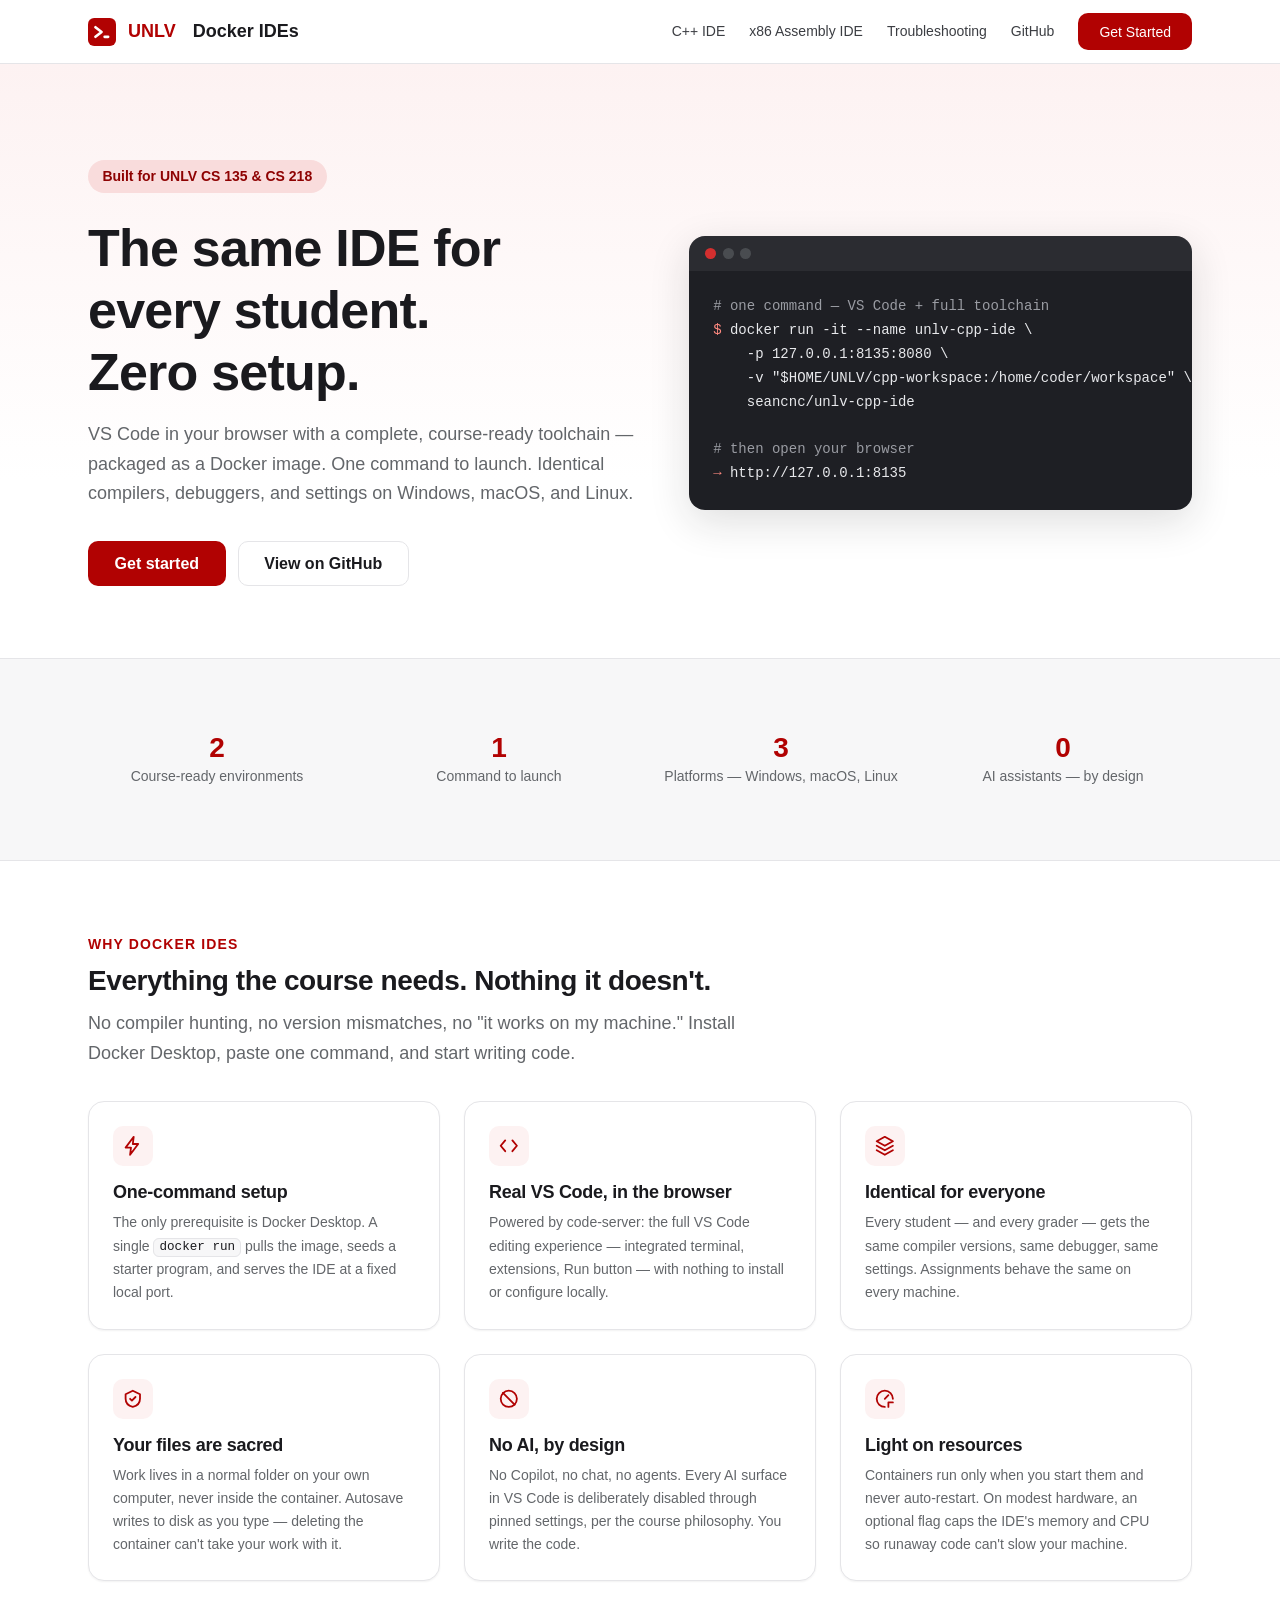
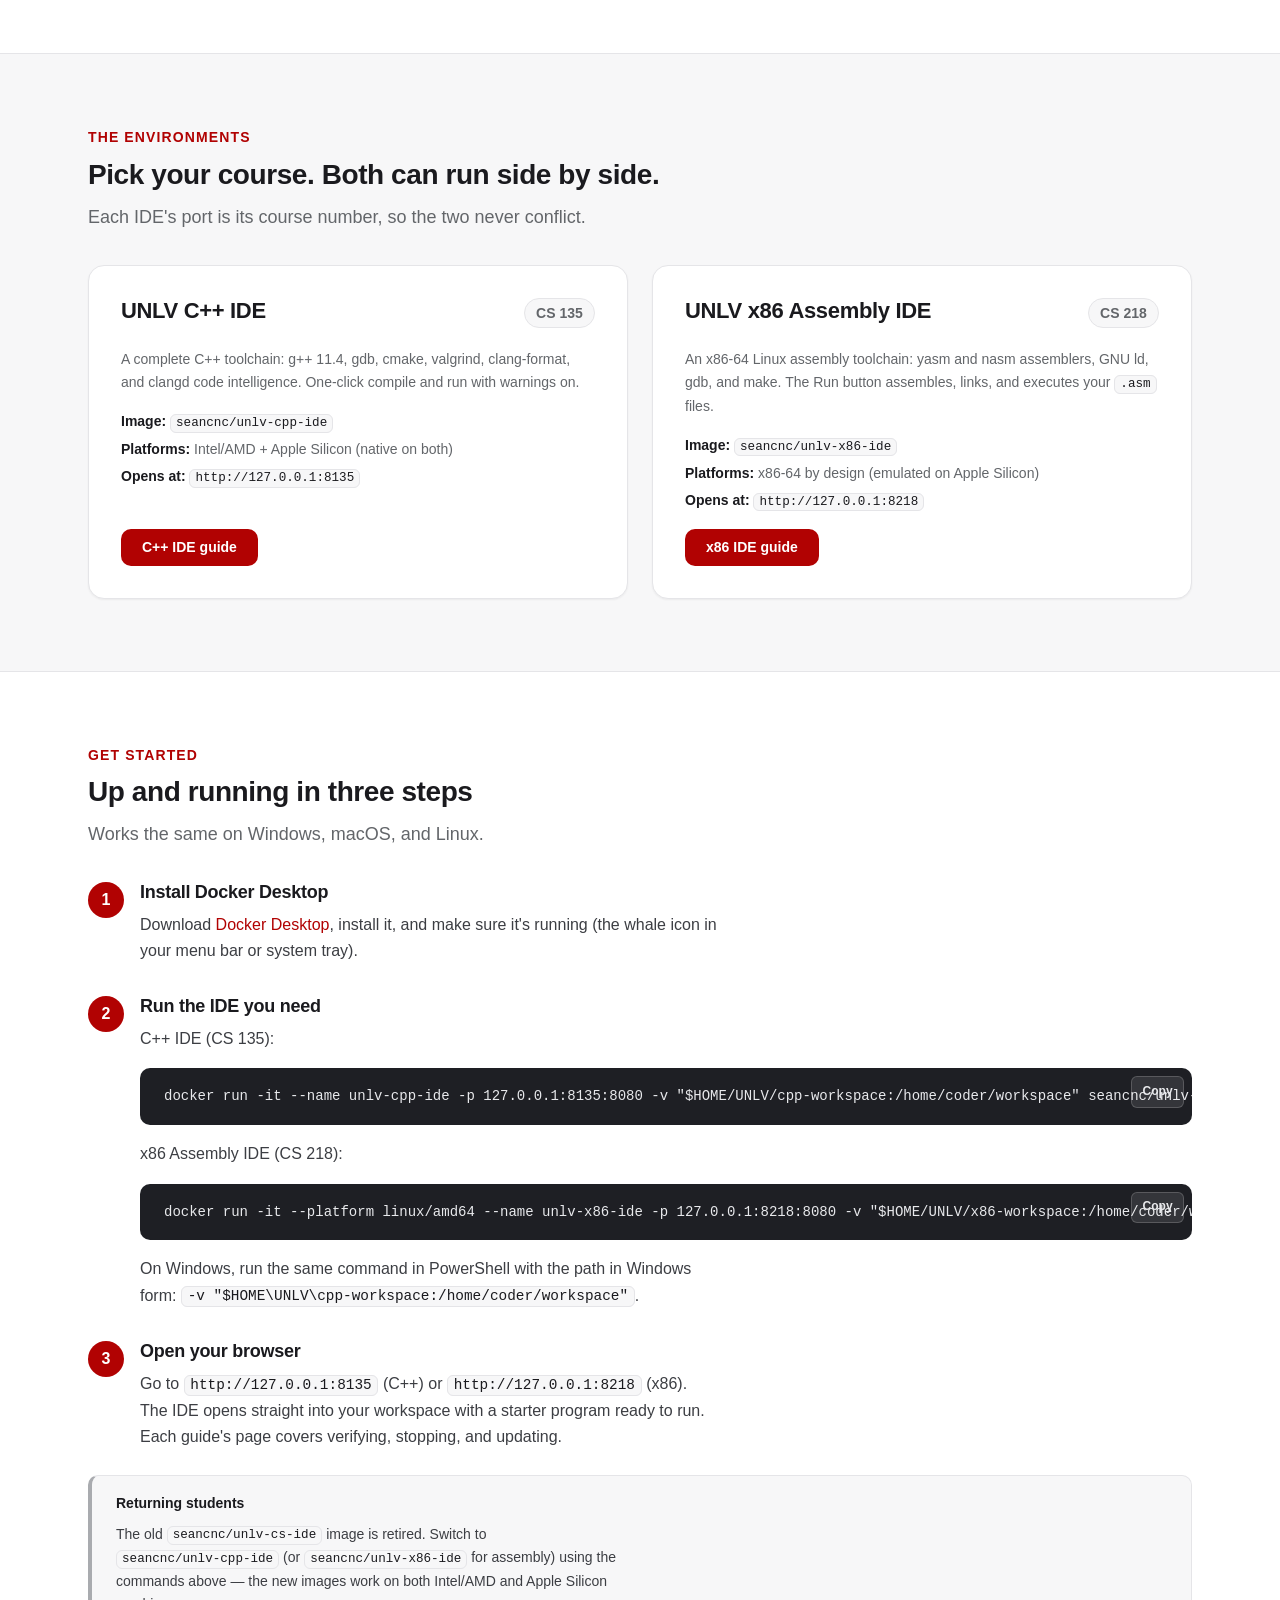
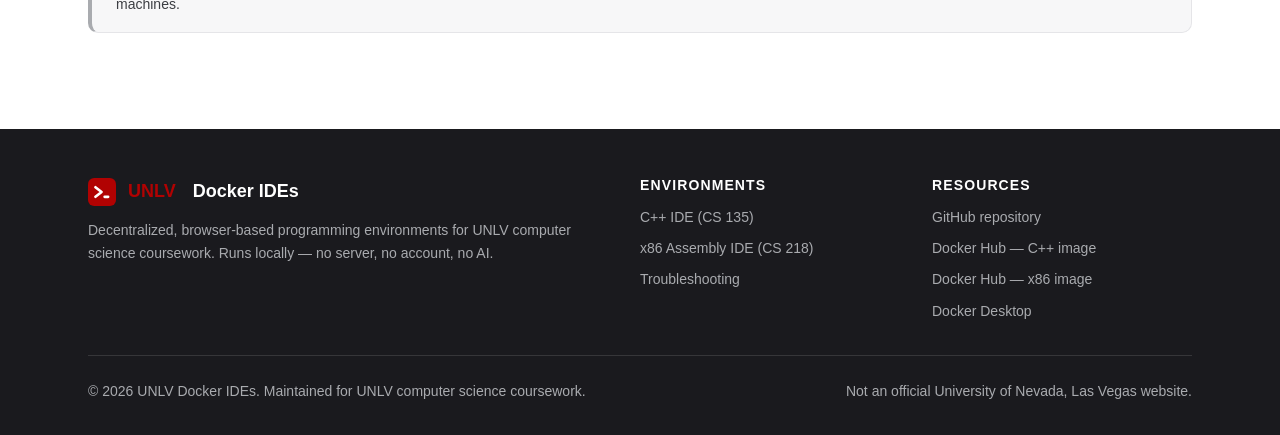
<file: docs/index.html>
<!doctype html>
<html lang="en">
  <head>
    <meta charset="utf-8">
    <meta name="viewport" content="width=device-width, initial-scale=1">
    <title>UNLV Docker IDEs — Browser-based C++ and x86 Assembly environments</title>
    <meta name="description" content="One-command, browser-based VS Code environments for UNLV computer science courses. Identical C++ and x86-64 assembly toolchains on Windows, macOS, and Linux.">
    <meta name="theme-color" content="#b10202">
    <link rel="icon" type="image/svg+xml" href="assets/img/favicon.svg">
    <link rel="canonical" href="https://seancnc003.github.io/UNLVDockerIDEs/">
    <meta property="og:type" content="website">
    <meta property="og:title" content="UNLV Docker IDEs">
    <meta property="og:description" content="One-command, browser-based VS Code environments for UNLV computer science courses.">
    <meta property="og:url" content="https://seancnc003.github.io/UNLVDockerIDEs/">
    <link rel="stylesheet" href="assets/css/tokens.css">
    <link rel="stylesheet" href="assets/css/base.css">
    <link rel="stylesheet" href="assets/css/components.css">
  </head>
  <body>
    <a class="skip-link" href="#main">Skip to content</a>

    <header class="site-header">
      <div class="container site-header__inner">
        <a class="brand" href="index.html">
          <svg class="brand__mark" viewBox="0 0 64 64" aria-hidden="true"><rect width="64" height="64" rx="14" fill="#b10202"/><path d="M17 21l14 11-14 11" stroke="#fff" stroke-width="6" fill="none" stroke-linecap="round" stroke-linejoin="round"/><rect x="35" y="40" width="14" height="6" rx="3" fill="#fff"/></svg>
          <span>UNLV</span>&nbsp;Docker IDEs
        </a>
        <button class="nav-toggle" aria-expanded="false" aria-controls="site-nav">
          <span class="visually-hidden">Menu</span>
          <svg width="20" height="20" viewBox="0 0 24 24" fill="none" stroke="currentColor" stroke-width="2" stroke-linecap="round" aria-hidden="true"><path d="M4 7h16M4 12h16M4 17h16"/></svg>
        </button>
        <nav class="site-nav" id="site-nav" aria-label="Main">
          <a href="cpp.html">C++ IDE</a>
          <a href="x86.html">x86 Assembly IDE</a>
          <a href="troubleshooting.html">Troubleshooting</a>
          <a href="https://github.com/seancnc003/UNLVDockerIDEs">GitHub</a>
          <a class="btn btn--primary" href="#get-started">Get Started</a>
        </nav>
      </div>
    </header>

    <main id="main">
      <!-- Hero -->
      <section class="hero">
        <div class="container hero__inner">
          <div>
            <p class="badge">Built for UNLV CS 135 &amp; CS 218</p>
            <h1>The same IDE for every student. Zero setup.</h1>
            <p class="hero__lead">
              VS Code in your browser with a complete, course-ready toolchain —
              packaged as a Docker image. One command to launch. Identical
              compilers, debuggers, and settings on Windows, macOS, and Linux.
            </p>
            <div class="hero__actions">
              <a class="btn btn--primary btn--lg" href="#get-started">Get started</a>
              <a class="btn btn--secondary btn--lg" href="https://github.com/seancnc003/UNLVDockerIDEs">View on GitHub</a>
            </div>
          </div>
          <div class="terminal" role="img" aria-label="Terminal showing the single command that launches the C++ IDE">
            <div class="terminal__bar" aria-hidden="true">
              <span class="terminal__dot"></span>
              <span class="terminal__dot"></span>
              <span class="terminal__dot"></span>
            </div>
            <div class="terminal__body"><span class="comment"># one command — VS Code + full toolchain</span>
<span class="prompt">$</span> docker run -it --name unlv-cpp-ide \
    -p 127.0.0.1:8135:8080 \
    -v "$HOME/UNLV/cpp-workspace:/home/coder/workspace" \
    seancnc/unlv-cpp-ide

<span class="comment"># then open your browser</span>
<span class="prompt">→</span> http://127.0.0.1:8135</div>
          </div>
        </div>
      </section>

      <!-- Stats -->
      <section class="section section--alt">
        <div class="container stats">
          <div class="stat">
            <div class="stat__value">2</div>
            <div class="stat__label">Course-ready environments</div>
          </div>
          <div class="stat">
            <div class="stat__value">1</div>
            <div class="stat__label">Command to launch</div>
          </div>
          <div class="stat">
            <div class="stat__value">3</div>
            <div class="stat__label">Platforms — Windows, macOS, Linux</div>
          </div>
          <div class="stat">
            <div class="stat__value">0</div>
            <div class="stat__label">AI assistants — by design</div>
          </div>
        </div>
      </section>

      <!-- Features -->
      <section class="section">
        <div class="container">
          <p class="section__eyebrow">Why Docker IDEs</p>
          <h2 class="section__title">Everything the course needs. Nothing it doesn't.</h2>
          <p class="section__lead">
            No compiler hunting, no version mismatches, no "it works on my machine."
            Install Docker Desktop, paste one command, and start writing code.
          </p>
          <div class="grid grid--3">
            <div class="card">
              <div class="card__icon" aria-hidden="true">
                <svg viewBox="0 0 24 24" fill="none" stroke="currentColor" stroke-width="2" stroke-linecap="round" stroke-linejoin="round"><path d="M13 2L4 14h6l-1 8 9-12h-6l1-8z"/></svg>
              </div>
              <h3>One-command setup</h3>
              <p>The only prerequisite is Docker Desktop. A single <code>docker run</code> pulls the image, seeds a starter program, and serves the IDE at a fixed local port.</p>
            </div>
            <div class="card">
              <div class="card__icon" aria-hidden="true">
                <svg viewBox="0 0 24 24" fill="none" stroke="currentColor" stroke-width="2" stroke-linecap="round" stroke-linejoin="round"><path d="M8 6l-5 6 5 6M16 6l5 6-5 6"/></svg>
              </div>
              <h3>Real VS Code, in the browser</h3>
              <p>Powered by code-server: the full VS Code editing experience — integrated terminal, extensions, Run button — with nothing to install or configure locally.</p>
            </div>
            <div class="card">
              <div class="card__icon" aria-hidden="true">
                <svg viewBox="0 0 24 24" fill="none" stroke="currentColor" stroke-width="2" stroke-linecap="round" stroke-linejoin="round"><path d="M12 2l9 5-9 5-9-5 9-5zM3 12l9 5 9-5M3 17l9 5 9-5"/></svg>
              </div>
              <h3>Identical for everyone</h3>
              <p>Every student — and every grader — gets the same compiler versions, same debugger, same settings. Assignments behave the same on every machine.</p>
            </div>
            <div class="card">
              <div class="card__icon" aria-hidden="true">
                <svg viewBox="0 0 24 24" fill="none" stroke="currentColor" stroke-width="2" stroke-linecap="round" stroke-linejoin="round"><path d="M12 3l8 4v5c0 5-3.5 8-8 9-4.5-1-8-4-8-9V7l8-4z"/><path d="M9 12l2 2 4-4"/></svg>
              </div>
              <h3>Your files are sacred</h3>
              <p>Work lives in a normal folder on your own computer, never inside the container. Autosave writes to disk as you type — deleting the container can't take your work with it.</p>
            </div>
            <div class="card">
              <div class="card__icon" aria-hidden="true">
                <svg viewBox="0 0 24 24" fill="none" stroke="currentColor" stroke-width="2" stroke-linecap="round" stroke-linejoin="round"><circle cx="12" cy="12" r="9"/><path d="M5.5 5.5l13 13"/></svg>
              </div>
              <h3>No AI, by design</h3>
              <p>No Copilot, no chat, no agents. Every AI surface in VS Code is deliberately disabled through pinned settings, per the course philosophy. You write the code.</p>
            </div>
            <div class="card">
              <div class="card__icon" aria-hidden="true">
                <svg viewBox="0 0 24 24" fill="none" stroke="currentColor" stroke-width="2" stroke-linecap="round" stroke-linejoin="round"><path d="M12 21a9 9 0 119-9"/><path d="M12 12l4-4"/><path d="M21 16h-5v5"/></svg>
              </div>
              <h3>Light on resources</h3>
              <p>Containers run only when you start them and never auto-restart. On modest hardware, an optional flag caps the IDE's memory and CPU so runaway code can't slow your machine.</p>
            </div>
          </div>
        </div>
      </section>

      <!-- Products -->
      <section class="section section--alt" id="environments">
        <div class="container">
          <p class="section__eyebrow">The Environments</p>
          <h2 class="section__title">Pick your course. Both can run side by side.</h2>
          <p class="section__lead">
            Each IDE's port is its course number, so the two never conflict.
          </p>
          <div class="grid grid--2">
            <div class="card product-card">
              <div class="product-card__header">
                <h3>UNLV C++ IDE</h3>
                <span class="tag">CS 135</span>
              </div>
              <p>A complete C++ toolchain: g++ 11.4, gdb, cmake, valgrind, clang-format, and clangd code intelligence. One-click compile and run with warnings on.</p>
              <ul class="product-card__specs">
                <li><strong>Image:</strong> <code>seancnc/unlv-cpp-ide</code></li>
                <li><strong>Platforms:</strong> Intel/AMD + Apple Silicon (native on both)</li>
                <li><strong>Opens at:</strong> <code>http://127.0.0.1:8135</code></li>
              </ul>
              <a class="btn btn--primary" href="cpp.html">C++ IDE guide</a>
            </div>
            <div class="card product-card">
              <div class="product-card__header">
                <h3>UNLV x86 Assembly IDE</h3>
                <span class="tag">CS 218</span>
              </div>
              <p>An x86-64 Linux assembly toolchain: yasm and nasm assemblers, GNU ld, gdb, and make. The Run button assembles, links, and executes your <code>.asm</code> files.</p>
              <ul class="product-card__specs">
                <li><strong>Image:</strong> <code>seancnc/unlv-x86-ide</code></li>
                <li><strong>Platforms:</strong> x86-64 by design (emulated on Apple Silicon)</li>
                <li><strong>Opens at:</strong> <code>http://127.0.0.1:8218</code></li>
              </ul>
              <a class="btn btn--primary" href="x86.html">x86 IDE guide</a>
            </div>
          </div>
        </div>
      </section>

      <!-- Get started -->
      <section class="section" id="get-started">
        <div class="container">
          <p class="section__eyebrow">Get Started</p>
          <h2 class="section__title">Up and running in three steps</h2>
          <p class="section__lead">Works the same on Windows, macOS, and Linux.</p>
          <ol class="steps">
            <li>
              <h3>Install Docker Desktop</h3>
              <p>Download <a href="https://www.docker.com/products/docker-desktop/">Docker Desktop</a>, install it, and make sure it's running (the whale icon in your menu bar or system tray).</p>
            </li>
            <li>
              <h3>Run the IDE you need</h3>
              <p>C++ IDE (CS 135):</p>
              <div class="codeblock">
                <pre><code>docker run -it --name unlv-cpp-ide -p 127.0.0.1:8135:8080 -v "$HOME/UNLV/cpp-workspace:/home/coder/workspace" seancnc/unlv-cpp-ide</code></pre>
              </div>
              <p>x86 Assembly IDE (CS 218):</p>
              <div class="codeblock">
                <pre><code>docker run -it --platform linux/amd64 --name unlv-x86-ide -p 127.0.0.1:8218:8080 -v "$HOME/UNLV/x86-workspace:/home/coder/workspace" seancnc/unlv-x86-ide</code></pre>
              </div>
              <p>On Windows, run the same command in PowerShell with the path in Windows form: <code>-v "$HOME\UNLV\cpp-workspace:/home/coder/workspace"</code>.</p>
            </li>
            <li>
              <h3>Open your browser</h3>
              <p>Go to <code>http://127.0.0.1:8135</code> (C++) or <code>http://127.0.0.1:8218</code> (x86). The IDE opens straight into your workspace with a starter program ready to run. Each guide's page covers verifying, stopping, and updating.</p>
            </li>
          </ol>
          <div class="callout">
            <p class="callout__title">Returning students</p>
            <p>The old <code>seancnc/unlv-cs-ide</code> image is retired. Switch to <code>seancnc/unlv-cpp-ide</code> (or <code>seancnc/unlv-x86-ide</code> for assembly) using the commands above — the new images work on both Intel/AMD and Apple Silicon machines.</p>
          </div>
        </div>
      </section>
    </main>

    <footer class="site-footer">
      <div class="container">
        <div class="site-footer__grid">
          <div>
            <a class="brand" href="index.html">
              <svg class="brand__mark" viewBox="0 0 64 64" aria-hidden="true"><rect width="64" height="64" rx="14" fill="#b10202"/><path d="M17 21l14 11-14 11" stroke="#fff" stroke-width="6" fill="none" stroke-linecap="round" stroke-linejoin="round"/><rect x="35" y="40" width="14" height="6" rx="3" fill="#fff"/></svg>
              <span>UNLV</span>&nbsp;Docker IDEs
            </a>
            <p>Decentralized, browser-based programming environments for UNLV computer science coursework. Runs locally — no server, no account, no AI.</p>
          </div>
          <div>
            <h3>Environments</h3>
            <ul>
              <li><a href="cpp.html">C++ IDE (CS 135)</a></li>
              <li><a href="x86.html">x86 Assembly IDE (CS 218)</a></li>
              <li><a href="troubleshooting.html">Troubleshooting</a></li>
            </ul>
          </div>
          <div>
            <h3>Resources</h3>
            <ul>
              <li><a href="https://github.com/seancnc003/UNLVDockerIDEs">GitHub repository</a></li>
              <li><a href="https://hub.docker.com/r/seancnc/unlv-cpp-ide">Docker Hub — C++ image</a></li>
              <li><a href="https://hub.docker.com/r/seancnc/unlv-x86-ide">Docker Hub — x86 image</a></li>
              <li><a href="https://www.docker.com/products/docker-desktop/">Docker Desktop</a></li>
            </ul>
          </div>
        </div>
        <div class="site-footer__legal">
          <p>© <span id="year">2026</span> UNLV Docker IDEs. Maintained for UNLV computer science coursework.</p>
          <p>Not an official University of Nevada, Las Vegas website.</p>
        </div>
      </div>
    </footer>

    <script src="assets/js/main.js"></script>
  </body>
</html>
</file>
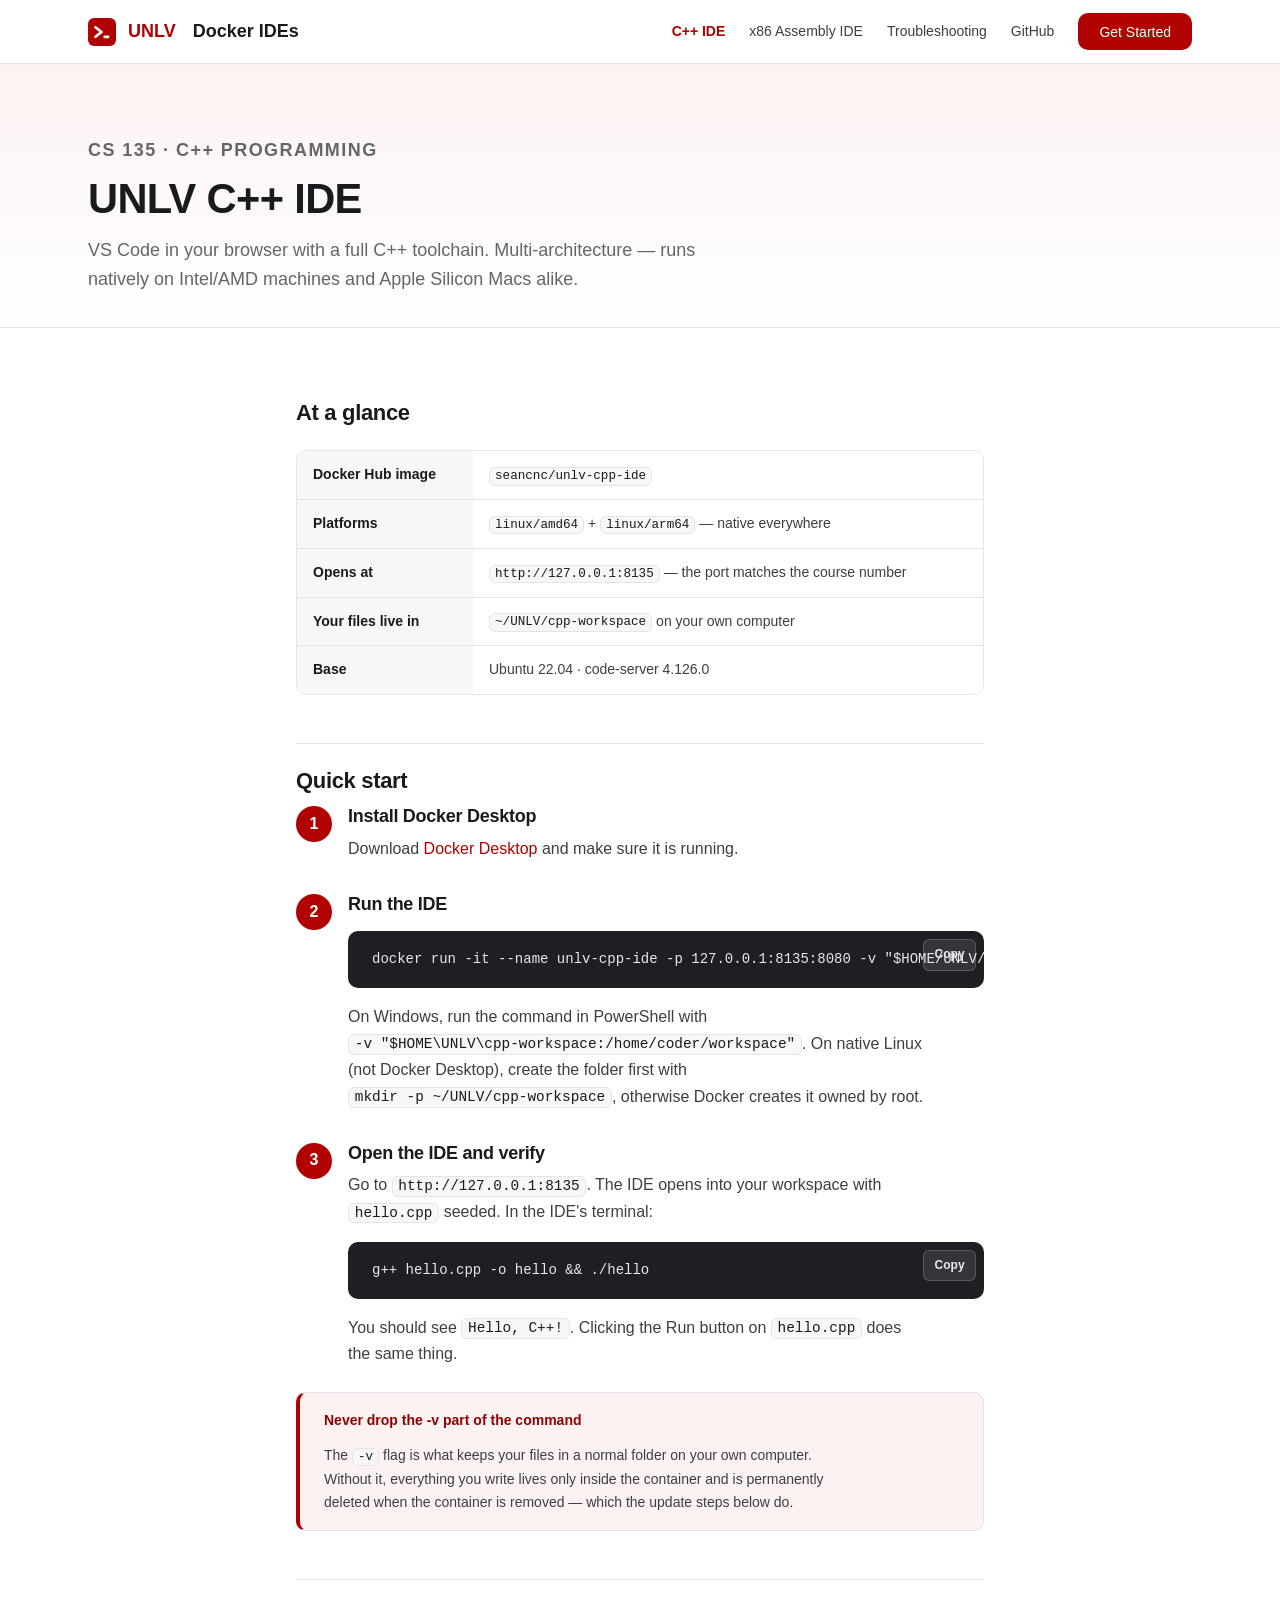
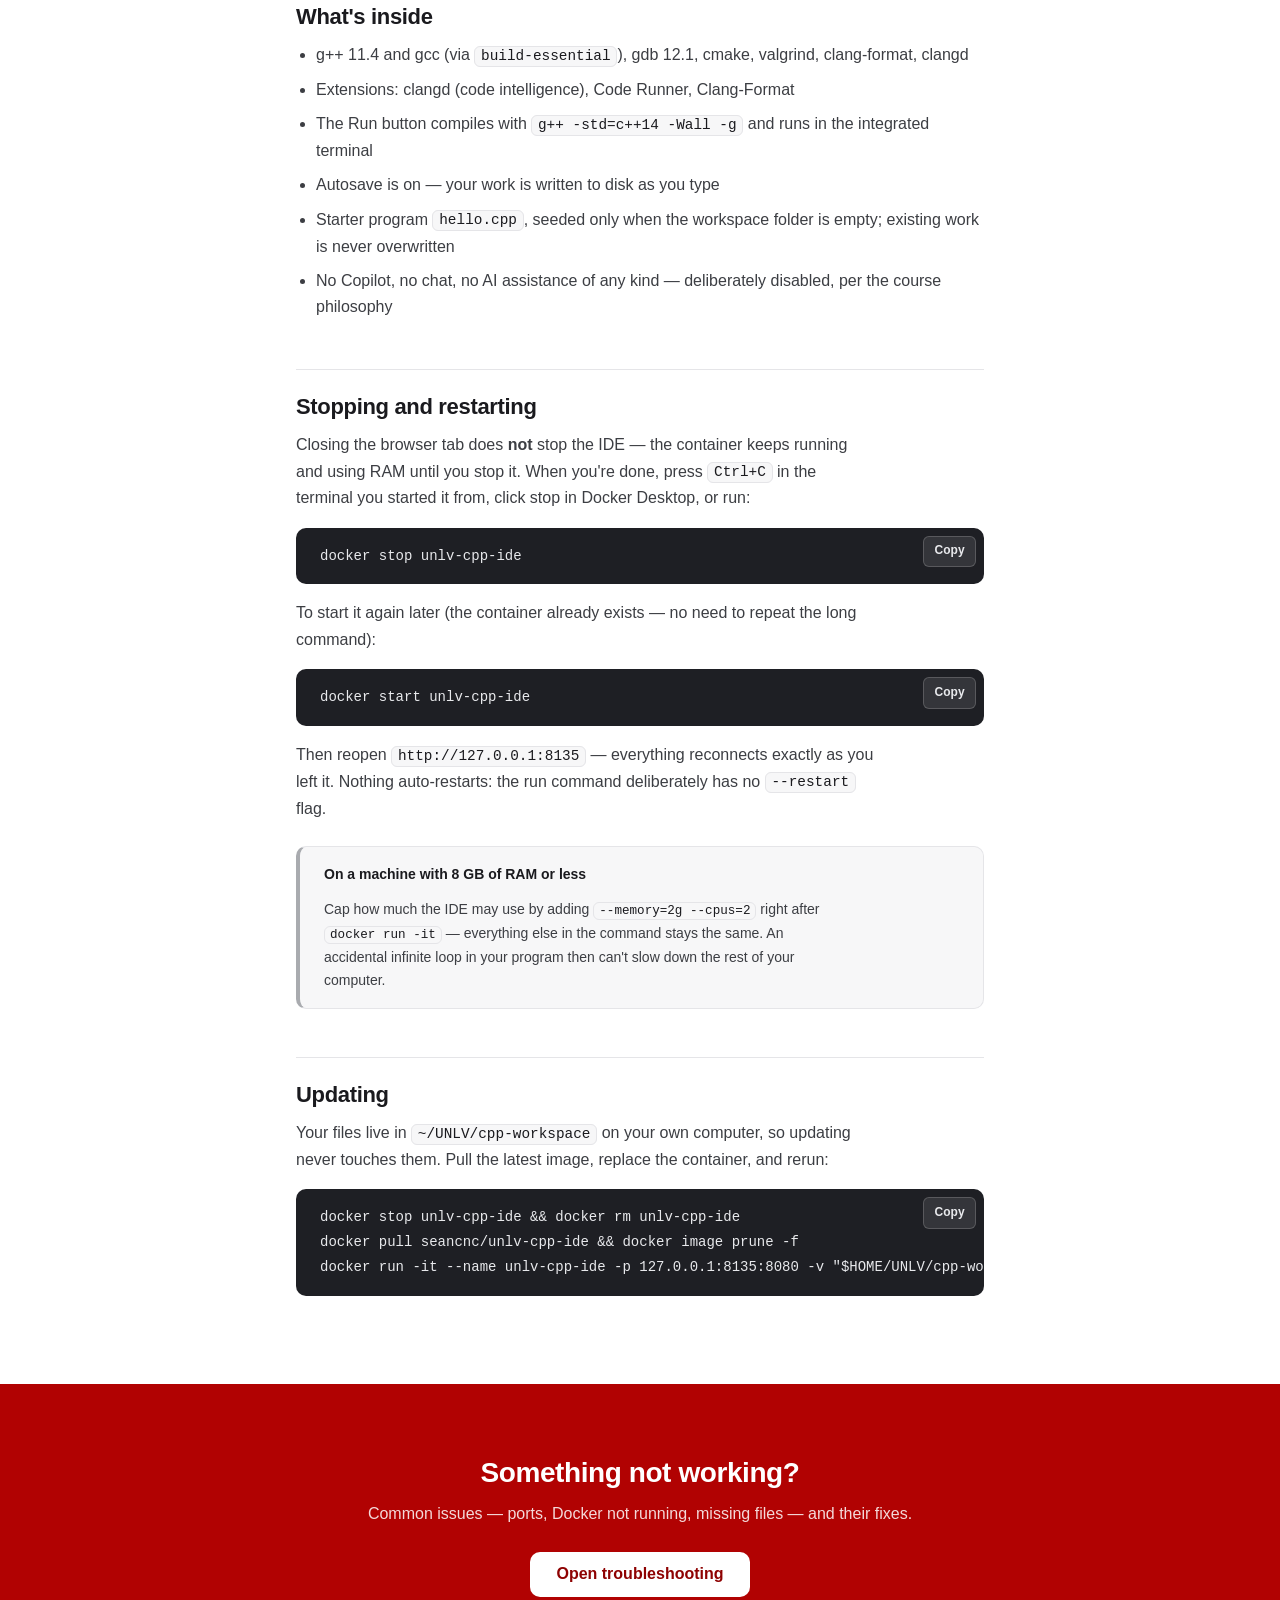
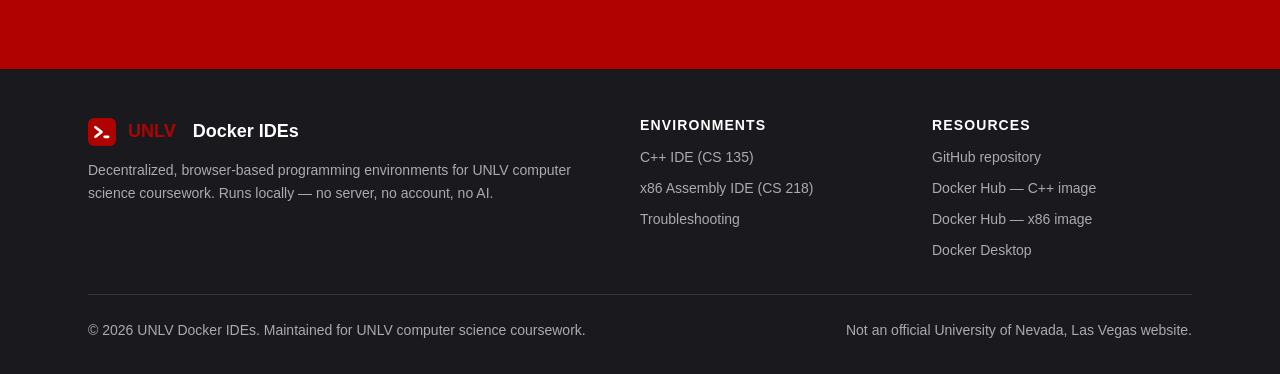
<file: docs/cpp.html>
<!doctype html>
<html lang="en">
  <head>
    <meta charset="utf-8">
    <meta name="viewport" content="width=device-width, initial-scale=1">
    <title>UNLV C++ IDE — setup, usage, and updating</title>
    <meta name="description" content="Run the UNLV C++ IDE for CS 135: VS Code in your browser with g++, gdb, cmake, valgrind, and clangd. One Docker command, works on Windows, macOS, and Linux.">
    <meta name="theme-color" content="#b10202">
    <link rel="icon" type="image/svg+xml" href="assets/img/favicon.svg">
    <link rel="canonical" href="https://seancnc003.github.io/UNLVDockerIDEs/cpp.html">
    <meta property="og:type" content="website">
    <meta property="og:title" content="UNLV C++ IDE">
    <meta property="og:description" content="VS Code in your browser with a full C++ toolchain for CS 135. One Docker command.">
    <meta property="og:url" content="https://seancnc003.github.io/UNLVDockerIDEs/cpp.html">
    <link rel="stylesheet" href="assets/css/tokens.css">
    <link rel="stylesheet" href="assets/css/base.css">
    <link rel="stylesheet" href="assets/css/components.css">
  </head>
  <body>
    <a class="skip-link" href="#main">Skip to content</a>

    <header class="site-header">
      <div class="container site-header__inner">
        <a class="brand" href="index.html">
          <svg class="brand__mark" viewBox="0 0 64 64" aria-hidden="true"><rect width="64" height="64" rx="14" fill="#b10202"/><path d="M17 21l14 11-14 11" stroke="#fff" stroke-width="6" fill="none" stroke-linecap="round" stroke-linejoin="round"/><rect x="35" y="40" width="14" height="6" rx="3" fill="#fff"/></svg>
          <span>UNLV</span>&nbsp;Docker IDEs
        </a>
        <button class="nav-toggle" aria-expanded="false" aria-controls="site-nav">
          <span class="visually-hidden">Menu</span>
          <svg width="20" height="20" viewBox="0 0 24 24" fill="none" stroke="currentColor" stroke-width="2" stroke-linecap="round" aria-hidden="true"><path d="M4 7h16M4 12h16M4 17h16"/></svg>
        </button>
        <nav class="site-nav" id="site-nav" aria-label="Main">
          <a href="cpp.html" aria-current="page">C++ IDE</a>
          <a href="x86.html">x86 Assembly IDE</a>
          <a href="troubleshooting.html">Troubleshooting</a>
          <a href="https://github.com/seancnc003/UNLVDockerIDEs">GitHub</a>
          <a class="btn btn--primary" href="index.html#get-started">Get Started</a>
        </nav>
      </div>
    </header>

    <main id="main">
      <section class="page-hero">
        <div class="container">
          <p class="section__eyebrow">CS 135 · C++ Programming</p>
          <h1>UNLV C++ IDE</h1>
          <p>VS Code in your browser with a full C++ toolchain. Multi-architecture — runs natively on Intel/AMD machines and Apple Silicon Macs alike.</p>
        </div>
      </section>

      <section class="section">
        <div class="container prose">
          <h2>At a glance</h2>
          <div class="spec-table">
            <table>
              <tr><th scope="row">Docker Hub image</th><td><code>seancnc/unlv-cpp-ide</code></td></tr>
              <tr><th scope="row">Platforms</th><td><code>linux/amd64</code> + <code>linux/arm64</code> — native everywhere</td></tr>
              <tr><th scope="row">Opens at</th><td><code>http://127.0.0.1:8135</code> — the port matches the course number</td></tr>
              <tr><th scope="row">Your files live in</th><td><code>~/UNLV/cpp-workspace</code> on your own computer</td></tr>
              <tr><th scope="row">Base</th><td>Ubuntu 22.04 · code-server 4.126.0</td></tr>
            </table>
          </div>

          <h2>Quick start</h2>
          <ol class="steps">
            <li>
              <h3>Install Docker Desktop</h3>
              <p>Download <a href="https://www.docker.com/products/docker-desktop/">Docker Desktop</a> and make sure it is running.</p>
            </li>
            <li>
              <h3>Run the IDE</h3>
              <div class="codeblock">
                <pre><code>docker run -it --name unlv-cpp-ide -p 127.0.0.1:8135:8080 -v "$HOME/UNLV/cpp-workspace:/home/coder/workspace" seancnc/unlv-cpp-ide</code></pre>
              </div>
              <p>On Windows, run the command in PowerShell with <code>-v "$HOME\UNLV\cpp-workspace:/home/coder/workspace"</code>. On native Linux (not Docker Desktop), create the folder first with <code>mkdir -p ~/UNLV/cpp-workspace</code>, otherwise Docker creates it owned by root.</p>
            </li>
            <li>
              <h3>Open the IDE and verify</h3>
              <p>Go to <code>http://127.0.0.1:8135</code>. The IDE opens into your workspace with <code>hello.cpp</code> seeded. In the IDE's terminal:</p>
              <div class="codeblock">
                <pre><code>g++ hello.cpp -o hello &amp;&amp; ./hello</code></pre>
              </div>
              <p>You should see <code>Hello, C++!</code>. Clicking the Run button on <code>hello.cpp</code> does the same thing.</p>
            </li>
          </ol>

          <div class="callout callout--danger">
            <p class="callout__title">Never drop the -v part of the command</p>
            <p>The <code>-v</code> flag is what keeps your files in a normal folder on your own computer. Without it, everything you write lives only inside the container and is permanently deleted when the container is removed — which the update steps below do.</p>
          </div>

          <h2>What's inside</h2>
          <ul>
            <li>g++ 11.4 and gcc (via <code>build-essential</code>), gdb 12.1, cmake, valgrind, clang-format, clangd</li>
            <li>Extensions: clangd (code intelligence), Code Runner, Clang-Format</li>
            <li>The Run button compiles with <code>g++ -std=c++14 -Wall -g</code> and runs in the integrated terminal</li>
            <li>Autosave is on — your work is written to disk as you type</li>
            <li>Starter program <code>hello.cpp</code>, seeded only when the workspace folder is empty; existing work is never overwritten</li>
            <li>No Copilot, no chat, no AI assistance of any kind — deliberately disabled, per the course philosophy</li>
          </ul>

          <h2>Stopping and restarting</h2>
          <p>Closing the browser tab does <strong>not</strong> stop the IDE — the container keeps running and using RAM until you stop it. When you're done, press <code>Ctrl+C</code> in the terminal you started it from, click stop in Docker Desktop, or run:</p>
          <div class="codeblock">
            <pre><code>docker stop unlv-cpp-ide</code></pre>
          </div>
          <p>To start it again later (the container already exists — no need to repeat the long command):</p>
          <div class="codeblock">
            <pre><code>docker start unlv-cpp-ide</code></pre>
          </div>
          <p>Then reopen <code>http://127.0.0.1:8135</code> — everything reconnects exactly as you left it. Nothing auto-restarts: the run command deliberately has no <code>--restart</code> flag.</p>

          <div class="callout">
            <p class="callout__title">On a machine with 8 GB of RAM or less</p>
            <p>Cap how much the IDE may use by adding <code>--memory=2g --cpus=2</code> right after <code>docker run -it</code> — everything else in the command stays the same. An accidental infinite loop in your program then can't slow down the rest of your computer.</p>
          </div>

          <h2>Updating</h2>
          <p>Your files live in <code>~/UNLV/cpp-workspace</code> on your own computer, so updating never touches them. Pull the latest image, replace the container, and rerun:</p>
          <div class="codeblock">
            <pre><code>docker stop unlv-cpp-ide &amp;&amp; docker rm unlv-cpp-ide
docker pull seancnc/unlv-cpp-ide &amp;&amp; docker image prune -f
docker run -it --name unlv-cpp-ide -p 127.0.0.1:8135:8080 -v "$HOME/UNLV/cpp-workspace:/home/coder/workspace" seancnc/unlv-cpp-ide</code></pre>
          </div>
        </div>
      </section>

      <section class="cta-band">
        <div class="container">
          <h2>Something not working?</h2>
          <p>Common issues — ports, Docker not running, missing files — and their fixes.</p>
          <a class="btn btn--primary btn--lg" href="troubleshooting.html">Open troubleshooting</a>
        </div>
      </section>
    </main>

    <footer class="site-footer">
      <div class="container">
        <div class="site-footer__grid">
          <div>
            <a class="brand" href="index.html">
              <svg class="brand__mark" viewBox="0 0 64 64" aria-hidden="true"><rect width="64" height="64" rx="14" fill="#b10202"/><path d="M17 21l14 11-14 11" stroke="#fff" stroke-width="6" fill="none" stroke-linecap="round" stroke-linejoin="round"/><rect x="35" y="40" width="14" height="6" rx="3" fill="#fff"/></svg>
              <span>UNLV</span>&nbsp;Docker IDEs
            </a>
            <p>Decentralized, browser-based programming environments for UNLV computer science coursework. Runs locally — no server, no account, no AI.</p>
          </div>
          <div>
            <h3>Environments</h3>
            <ul>
              <li><a href="cpp.html">C++ IDE (CS 135)</a></li>
              <li><a href="x86.html">x86 Assembly IDE (CS 218)</a></li>
              <li><a href="troubleshooting.html">Troubleshooting</a></li>
            </ul>
          </div>
          <div>
            <h3>Resources</h3>
            <ul>
              <li><a href="https://github.com/seancnc003/UNLVDockerIDEs">GitHub repository</a></li>
              <li><a href="https://hub.docker.com/r/seancnc/unlv-cpp-ide">Docker Hub — C++ image</a></li>
              <li><a href="https://hub.docker.com/r/seancnc/unlv-x86-ide">Docker Hub — x86 image</a></li>
              <li><a href="https://www.docker.com/products/docker-desktop/">Docker Desktop</a></li>
            </ul>
          </div>
        </div>
        <div class="site-footer__legal">
          <p>© <span id="year">2026</span> UNLV Docker IDEs. Maintained for UNLV computer science coursework.</p>
          <p>Not an official University of Nevada, Las Vegas website.</p>
        </div>
      </div>
    </footer>

    <script src="assets/js/main.js"></script>
  </body>
</html>
</file>
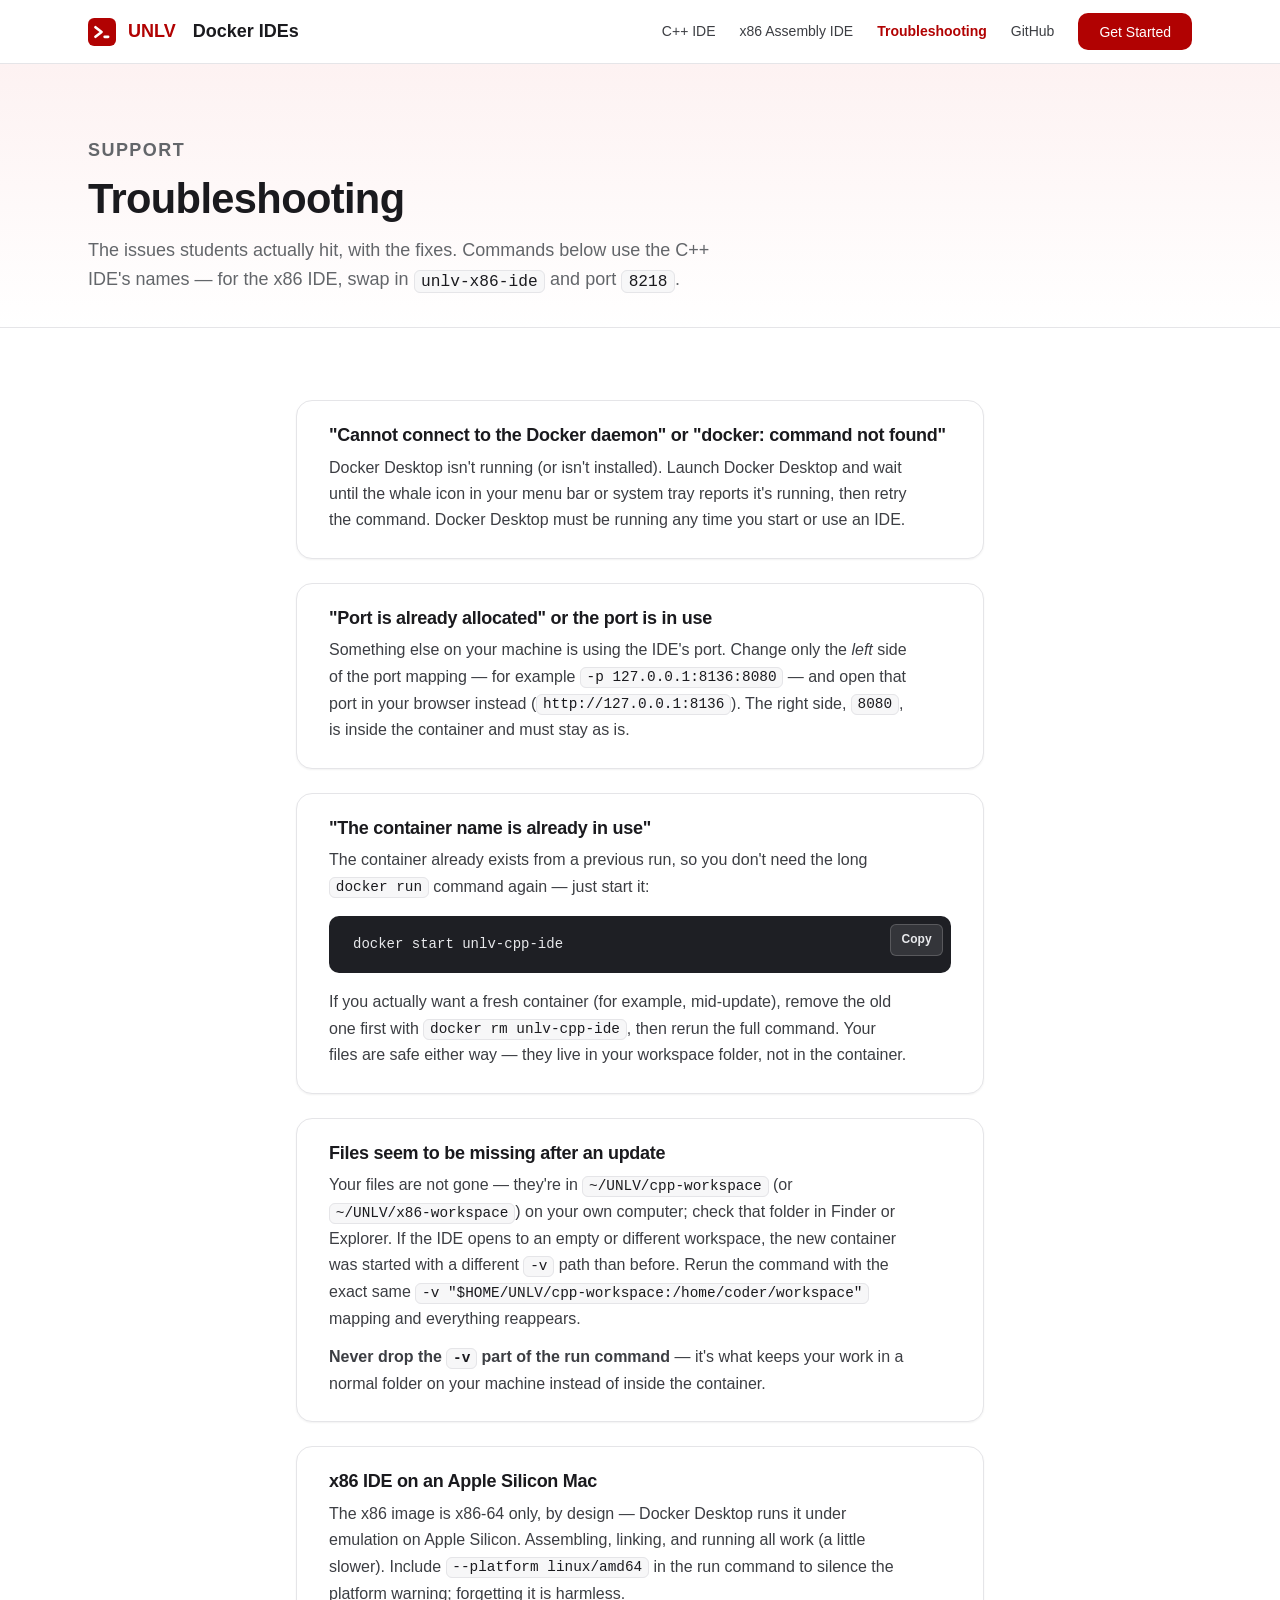
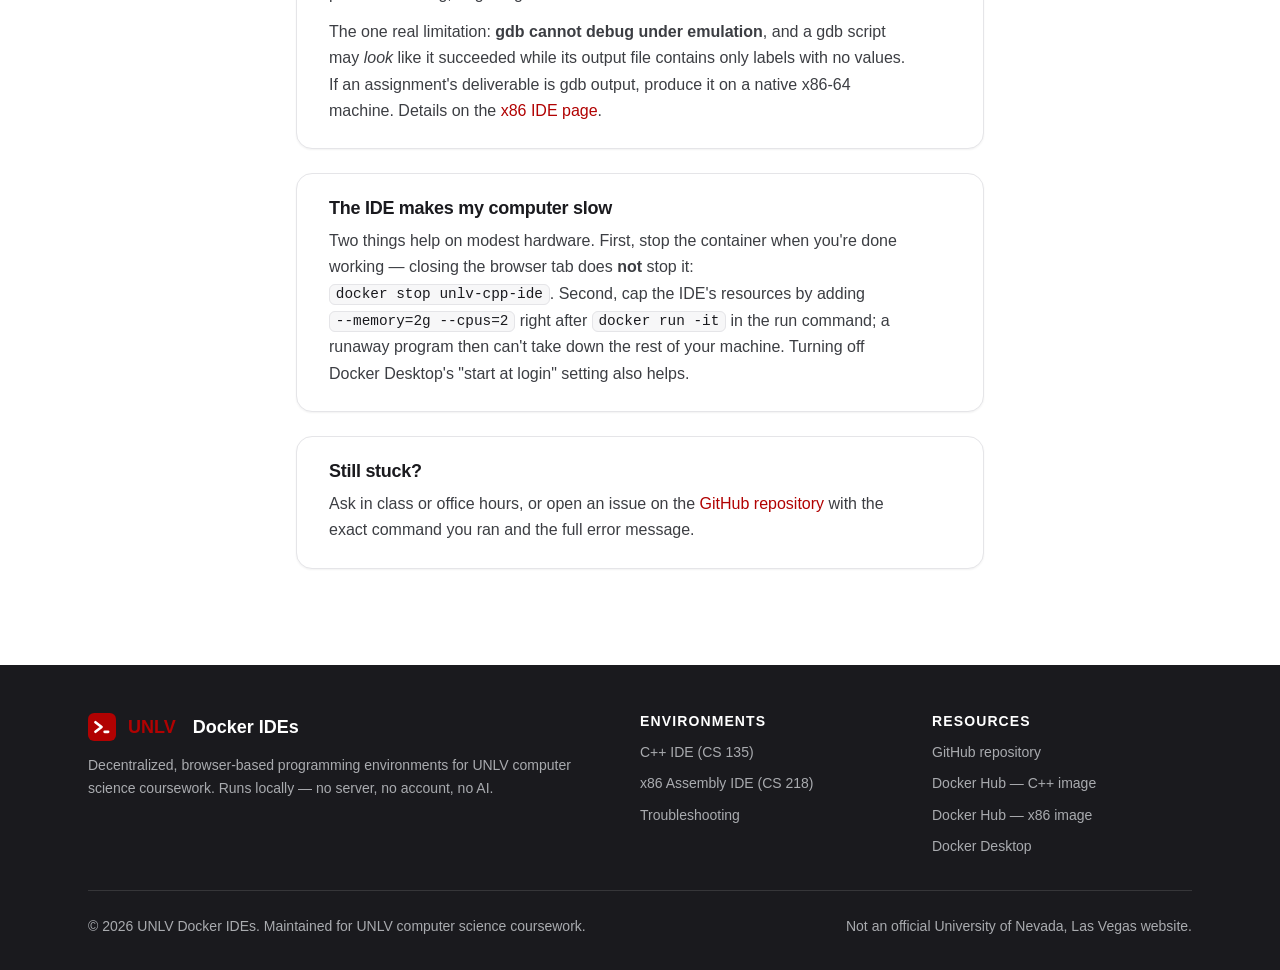
<file: docs/troubleshooting.html>
<!doctype html>
<html lang="en">
  <head>
    <meta charset="utf-8">
    <meta name="viewport" content="width=device-width, initial-scale=1">
    <title>Troubleshooting — UNLV Docker IDEs</title>
    <meta name="description" content="Fixes for common UNLV Docker IDE issues: Docker not running, port conflicts, container name conflicts, missing files after updates, and Apple Silicon quirks.">
    <meta name="theme-color" content="#b10202">
    <link rel="icon" type="image/svg+xml" href="assets/img/favicon.svg">
    <link rel="canonical" href="https://seancnc003.github.io/UNLVDockerIDEs/troubleshooting.html">
    <meta property="og:type" content="website">
    <meta property="og:title" content="Troubleshooting — UNLV Docker IDEs">
    <meta property="og:description" content="Fixes for common UNLV Docker IDE issues.">
    <meta property="og:url" content="https://seancnc003.github.io/UNLVDockerIDEs/troubleshooting.html">
    <link rel="stylesheet" href="assets/css/tokens.css">
    <link rel="stylesheet" href="assets/css/base.css">
    <link rel="stylesheet" href="assets/css/components.css">
  </head>
  <body>
    <a class="skip-link" href="#main">Skip to content</a>

    <header class="site-header">
      <div class="container site-header__inner">
        <a class="brand" href="index.html">
          <svg class="brand__mark" viewBox="0 0 64 64" aria-hidden="true"><rect width="64" height="64" rx="14" fill="#b10202"/><path d="M17 21l14 11-14 11" stroke="#fff" stroke-width="6" fill="none" stroke-linecap="round" stroke-linejoin="round"/><rect x="35" y="40" width="14" height="6" rx="3" fill="#fff"/></svg>
          <span>UNLV</span>&nbsp;Docker IDEs
        </a>
        <button class="nav-toggle" aria-expanded="false" aria-controls="site-nav">
          <span class="visually-hidden">Menu</span>
          <svg width="20" height="20" viewBox="0 0 24 24" fill="none" stroke="currentColor" stroke-width="2" stroke-linecap="round" aria-hidden="true"><path d="M4 7h16M4 12h16M4 17h16"/></svg>
        </button>
        <nav class="site-nav" id="site-nav" aria-label="Main">
          <a href="cpp.html">C++ IDE</a>
          <a href="x86.html">x86 Assembly IDE</a>
          <a href="troubleshooting.html" aria-current="page">Troubleshooting</a>
          <a href="https://github.com/seancnc003/UNLVDockerIDEs">GitHub</a>
          <a class="btn btn--primary" href="index.html#get-started">Get Started</a>
        </nav>
      </div>
    </header>

    <main id="main">
      <section class="page-hero">
        <div class="container">
          <p class="section__eyebrow">Support</p>
          <h1>Troubleshooting</h1>
          <p>The issues students actually hit, with the fixes. Commands below use the C++ IDE's names — for the x86 IDE, swap in <code>unlv-x86-ide</code> and port <code>8218</code>.</p>
        </div>
      </section>

      <section class="section">
        <div class="container prose">
          <article class="issue">
            <h2>"Cannot connect to the Docker daemon" or "docker: command not found"</h2>
            <p>Docker Desktop isn't running (or isn't installed). Launch Docker Desktop and wait until the whale icon in your menu bar or system tray reports it's running, then retry the command. Docker Desktop must be running any time you start or use an IDE.</p>
          </article>

          <article class="issue">
            <h2>"Port is already allocated" or the port is in use</h2>
            <p>Something else on your machine is using the IDE's port. Change only the <em>left</em> side of the port mapping — for example <code>-p 127.0.0.1:8136:8080</code> — and open that port in your browser instead (<code>http://127.0.0.1:8136</code>). The right side, <code>8080</code>, is inside the container and must stay as is.</p>
          </article>

          <article class="issue">
            <h2>"The container name is already in use"</h2>
            <p>The container already exists from a previous run, so you don't need the long <code>docker run</code> command again — just start it:</p>
            <div class="codeblock">
              <pre><code>docker start unlv-cpp-ide</code></pre>
            </div>
            <p>If you actually want a fresh container (for example, mid-update), remove the old one first with <code>docker rm unlv-cpp-ide</code>, then rerun the full command. Your files are safe either way — they live in your workspace folder, not in the container.</p>
          </article>

          <article class="issue">
            <h2>Files seem to be missing after an update</h2>
            <p>Your files are not gone — they're in <code>~/UNLV/cpp-workspace</code> (or <code>~/UNLV/x86-workspace</code>) on your own computer; check that folder in Finder or Explorer. If the IDE opens to an empty or different workspace, the new container was started with a different <code>-v</code> path than before. Rerun the command with the exact same <code>-v "$HOME/UNLV/cpp-workspace:/home/coder/workspace"</code> mapping and everything reappears.</p>
            <p><strong>Never drop the <code>-v</code> part of the run command</strong> — it's what keeps your work in a normal folder on your machine instead of inside the container.</p>
          </article>

          <article class="issue">
            <h2>x86 IDE on an Apple Silicon Mac</h2>
            <p>The x86 image is x86-64 only, by design — Docker Desktop runs it under emulation on Apple Silicon. Assembling, linking, and running all work (a little slower). Include <code>--platform linux/amd64</code> in the run command to silence the platform warning; forgetting it is harmless.</p>
            <p>The one real limitation: <strong>gdb cannot debug under emulation</strong>, and a gdb script may <em>look</em> like it succeeded while its output file contains only labels with no values. If an assignment's deliverable is gdb output, produce it on a native x86-64 machine. Details on the <a href="x86.html">x86 IDE page</a>.</p>
          </article>

          <article class="issue">
            <h2>The IDE makes my computer slow</h2>
            <p>Two things help on modest hardware. First, stop the container when you're done working — closing the browser tab does <strong>not</strong> stop it: <code>docker stop unlv-cpp-ide</code>. Second, cap the IDE's resources by adding <code>--memory=2g --cpus=2</code> right after <code>docker run -it</code> in the run command; a runaway program then can't take down the rest of your machine. Turning off Docker Desktop's "start at login" setting also helps.</p>
          </article>

          <article class="issue">
            <h2>Still stuck?</h2>
            <p>Ask in class or office hours, or open an issue on the <a href="https://github.com/seancnc003/UNLVDockerIDEs/issues">GitHub repository</a> with the exact command you ran and the full error message.</p>
          </article>
        </div>
      </section>
    </main>

    <footer class="site-footer">
      <div class="container">
        <div class="site-footer__grid">
          <div>
            <a class="brand" href="index.html">
              <svg class="brand__mark" viewBox="0 0 64 64" aria-hidden="true"><rect width="64" height="64" rx="14" fill="#b10202"/><path d="M17 21l14 11-14 11" stroke="#fff" stroke-width="6" fill="none" stroke-linecap="round" stroke-linejoin="round"/><rect x="35" y="40" width="14" height="6" rx="3" fill="#fff"/></svg>
              <span>UNLV</span>&nbsp;Docker IDEs
            </a>
            <p>Decentralized, browser-based programming environments for UNLV computer science coursework. Runs locally — no server, no account, no AI.</p>
          </div>
          <div>
            <h3>Environments</h3>
            <ul>
              <li><a href="cpp.html">C++ IDE (CS 135)</a></li>
              <li><a href="x86.html">x86 Assembly IDE (CS 218)</a></li>
              <li><a href="troubleshooting.html">Troubleshooting</a></li>
            </ul>
          </div>
          <div>
            <h3>Resources</h3>
            <ul>
              <li><a href="https://github.com/seancnc003/UNLVDockerIDEs">GitHub repository</a></li>
              <li><a href="https://hub.docker.com/r/seancnc/unlv-cpp-ide">Docker Hub — C++ image</a></li>
              <li><a href="https://hub.docker.com/r/seancnc/unlv-x86-ide">Docker Hub — x86 image</a></li>
              <li><a href="https://www.docker.com/products/docker-desktop/">Docker Desktop</a></li>
            </ul>
          </div>
        </div>
        <div class="site-footer__legal">
          <p>© <span id="year">2026</span> UNLV Docker IDEs. Maintained for UNLV computer science coursework.</p>
          <p>Not an official University of Nevada, Las Vegas website.</p>
        </div>
      </div>
    </footer>

    <script src="assets/js/main.js"></script>
  </body>
</html>
</file>
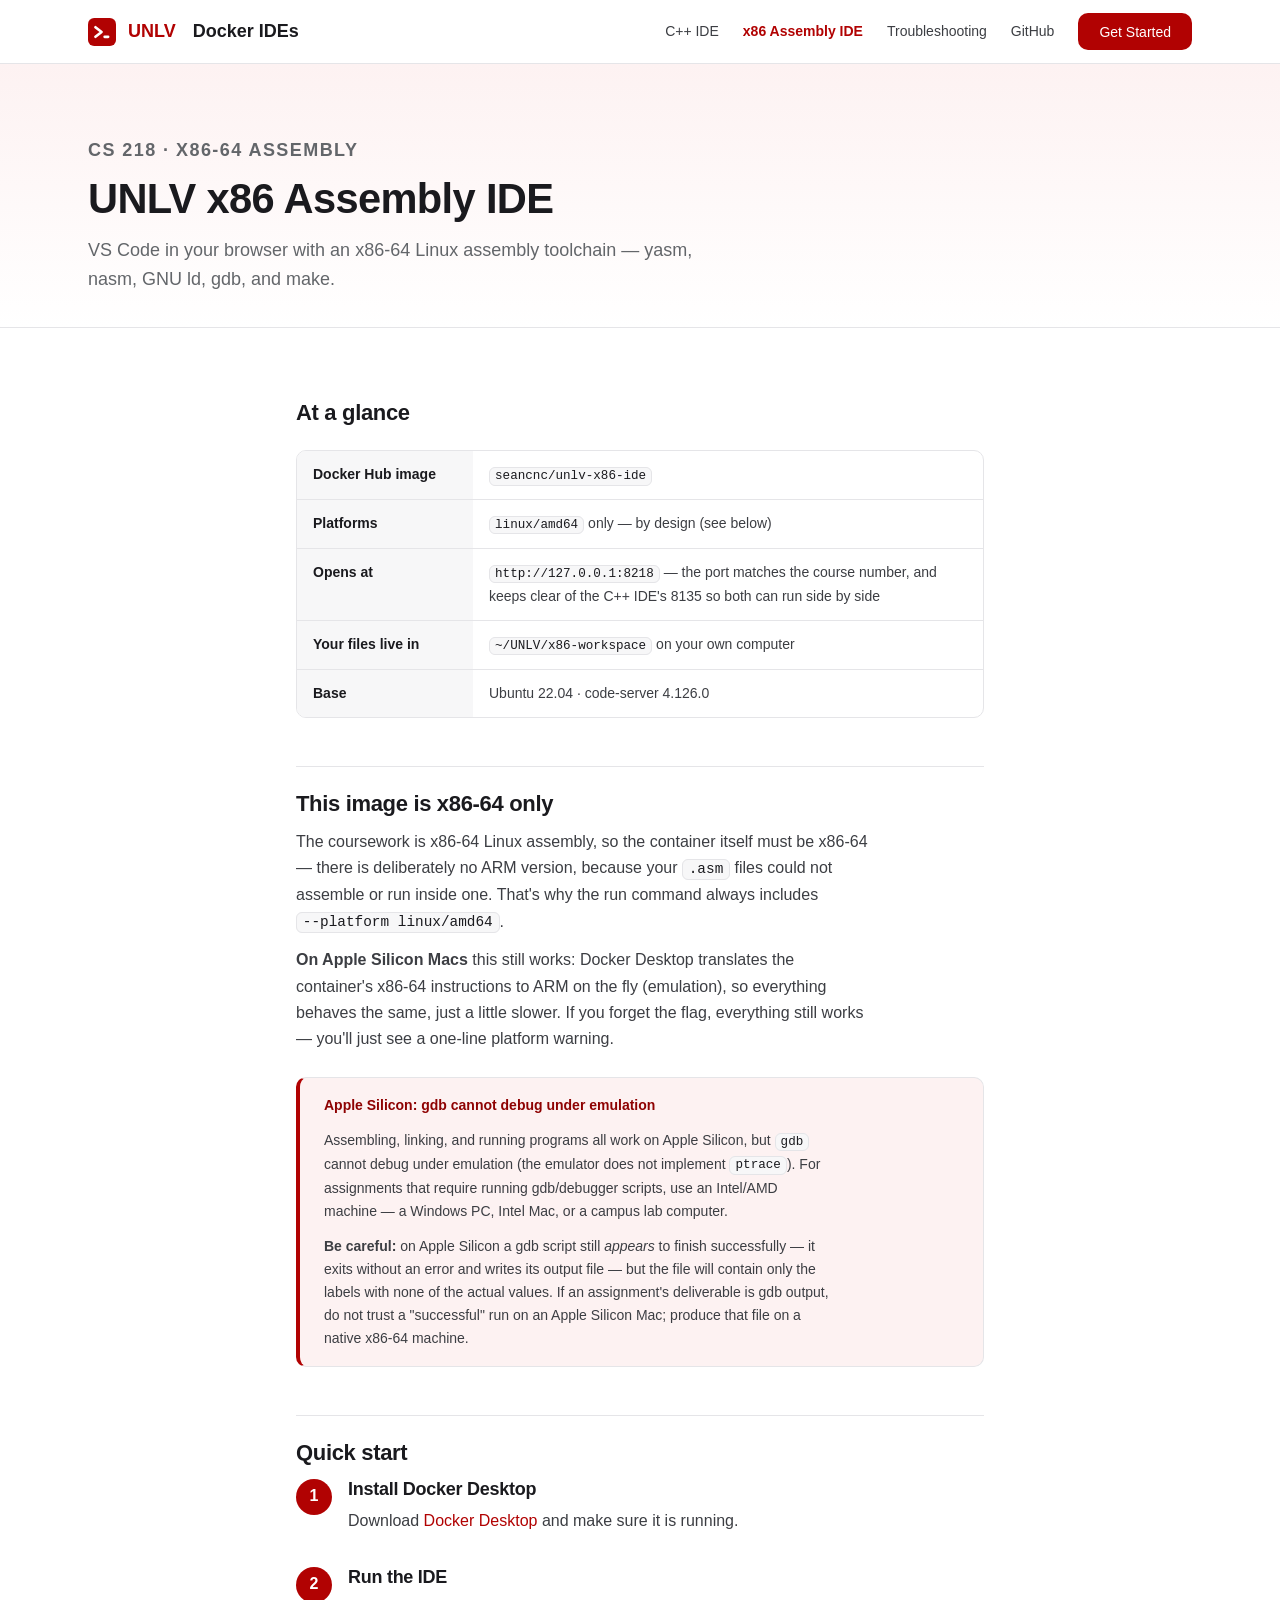
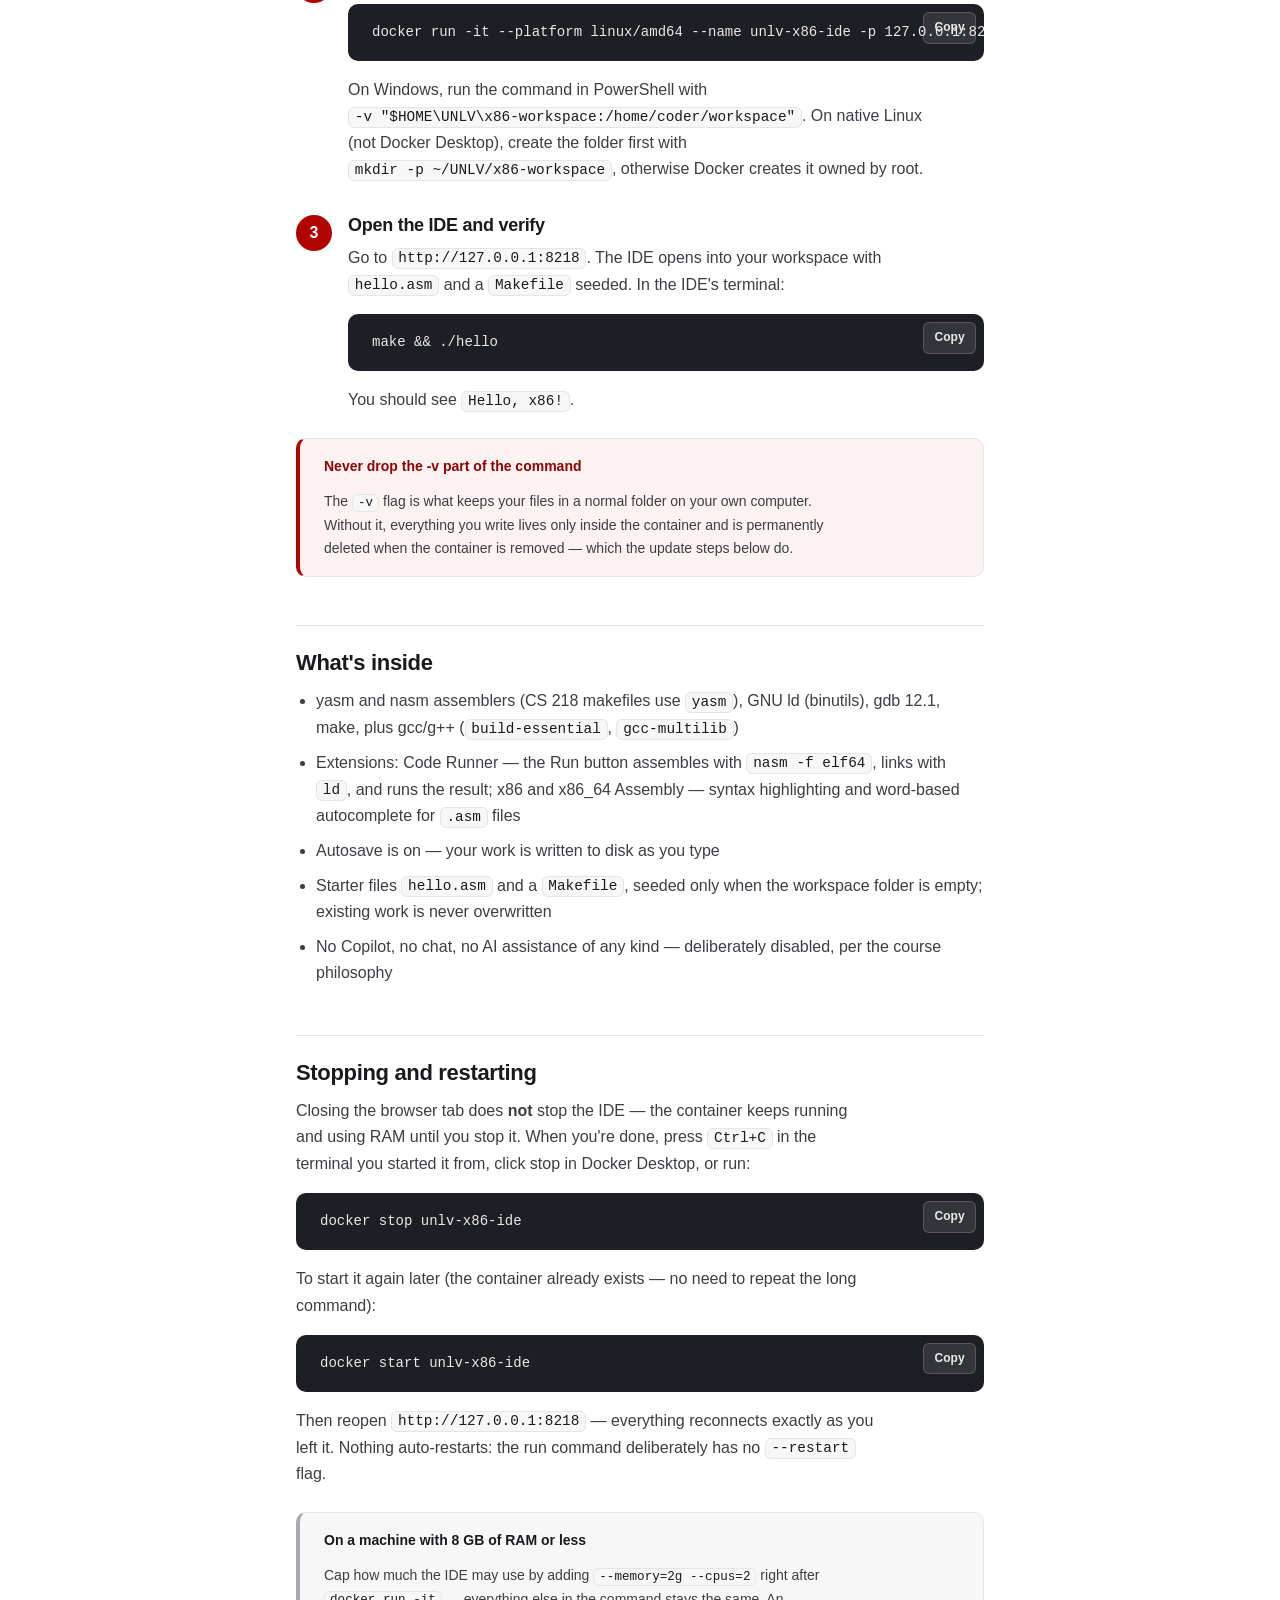
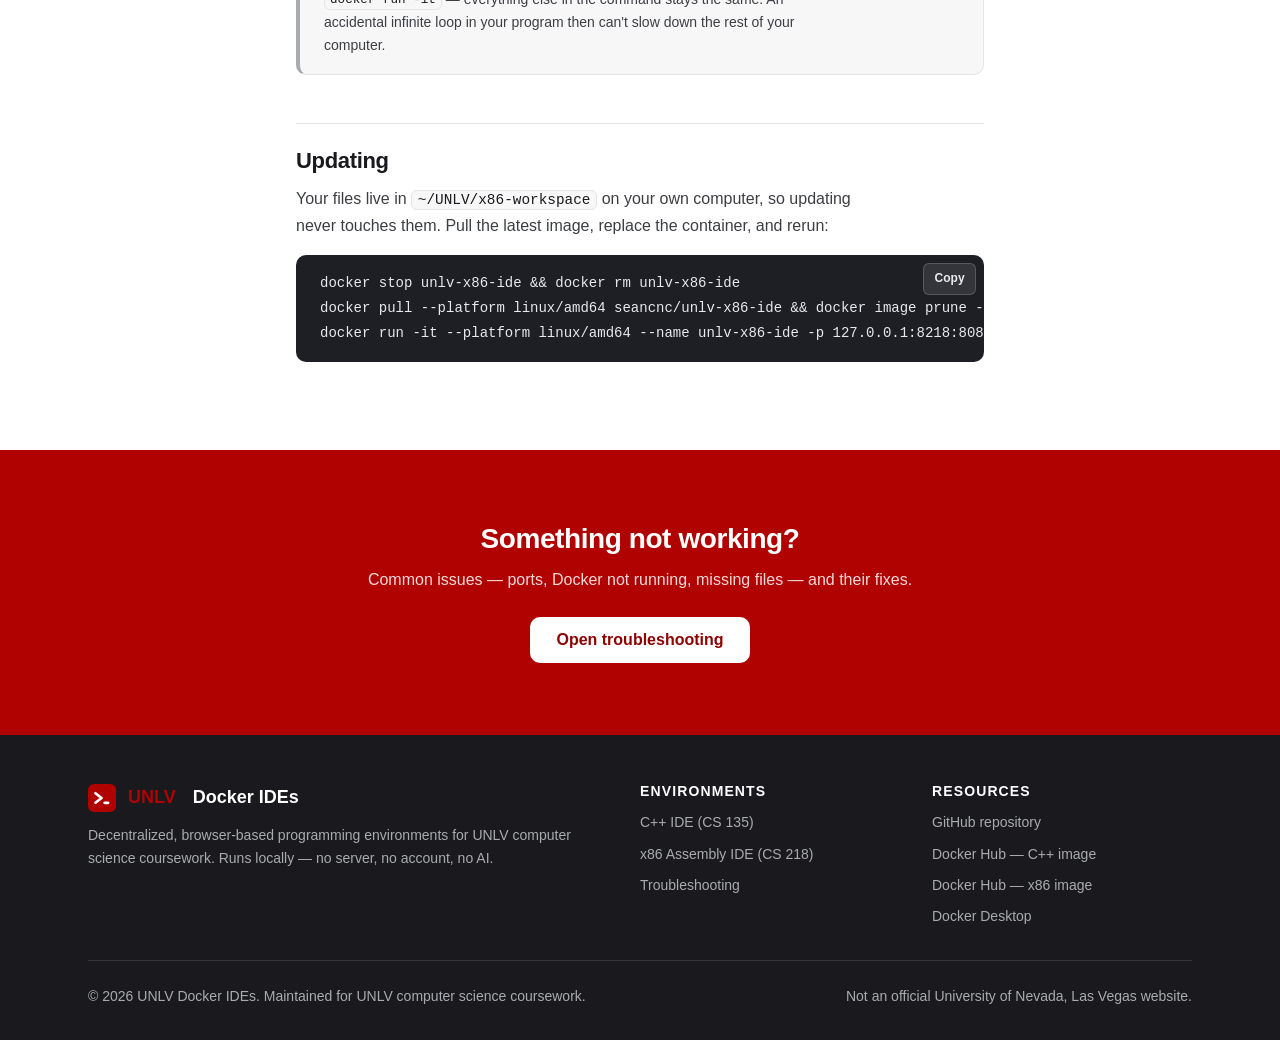
<file: docs/x86.html>
<!doctype html>
<html lang="en">
  <head>
    <meta charset="utf-8">
    <meta name="viewport" content="width=device-width, initial-scale=1">
    <title>UNLV x86 Assembly IDE — setup, usage, and updating</title>
    <meta name="description" content="Run the UNLV x86 Assembly IDE for CS 218: VS Code in your browser with yasm, nasm, ld, gdb, and make. One Docker command, works on Windows, macOS, and Linux.">
    <meta name="theme-color" content="#b10202">
    <link rel="icon" type="image/svg+xml" href="assets/img/favicon.svg">
    <link rel="canonical" href="https://seancnc003.github.io/UNLVDockerIDEs/x86.html">
    <meta property="og:type" content="website">
    <meta property="og:title" content="UNLV x86 Assembly IDE">
    <meta property="og:description" content="VS Code in your browser with an x86-64 Linux assembly toolchain for CS 218. One Docker command.">
    <meta property="og:url" content="https://seancnc003.github.io/UNLVDockerIDEs/x86.html">
    <link rel="stylesheet" href="assets/css/tokens.css">
    <link rel="stylesheet" href="assets/css/base.css">
    <link rel="stylesheet" href="assets/css/components.css">
  </head>
  <body>
    <a class="skip-link" href="#main">Skip to content</a>

    <header class="site-header">
      <div class="container site-header__inner">
        <a class="brand" href="index.html">
          <svg class="brand__mark" viewBox="0 0 64 64" aria-hidden="true"><rect width="64" height="64" rx="14" fill="#b10202"/><path d="M17 21l14 11-14 11" stroke="#fff" stroke-width="6" fill="none" stroke-linecap="round" stroke-linejoin="round"/><rect x="35" y="40" width="14" height="6" rx="3" fill="#fff"/></svg>
          <span>UNLV</span>&nbsp;Docker IDEs
        </a>
        <button class="nav-toggle" aria-expanded="false" aria-controls="site-nav">
          <span class="visually-hidden">Menu</span>
          <svg width="20" height="20" viewBox="0 0 24 24" fill="none" stroke="currentColor" stroke-width="2" stroke-linecap="round" aria-hidden="true"><path d="M4 7h16M4 12h16M4 17h16"/></svg>
        </button>
        <nav class="site-nav" id="site-nav" aria-label="Main">
          <a href="cpp.html">C++ IDE</a>
          <a href="x86.html" aria-current="page">x86 Assembly IDE</a>
          <a href="troubleshooting.html">Troubleshooting</a>
          <a href="https://github.com/seancnc003/UNLVDockerIDEs">GitHub</a>
          <a class="btn btn--primary" href="index.html#get-started">Get Started</a>
        </nav>
      </div>
    </header>

    <main id="main">
      <section class="page-hero">
        <div class="container">
          <p class="section__eyebrow">CS 218 · x86-64 Assembly</p>
          <h1>UNLV x86 Assembly IDE</h1>
          <p>VS Code in your browser with an x86-64 Linux assembly toolchain — yasm, nasm, GNU ld, gdb, and make.</p>
        </div>
      </section>

      <section class="section">
        <div class="container prose">
          <h2>At a glance</h2>
          <div class="spec-table">
            <table>
              <tr><th scope="row">Docker Hub image</th><td><code>seancnc/unlv-x86-ide</code></td></tr>
              <tr><th scope="row">Platforms</th><td><code>linux/amd64</code> only — by design (see below)</td></tr>
              <tr><th scope="row">Opens at</th><td><code>http://127.0.0.1:8218</code> — the port matches the course number, and keeps clear of the C++ IDE's 8135 so both can run side by side</td></tr>
              <tr><th scope="row">Your files live in</th><td><code>~/UNLV/x86-workspace</code> on your own computer</td></tr>
              <tr><th scope="row">Base</th><td>Ubuntu 22.04 · code-server 4.126.0</td></tr>
            </table>
          </div>

          <h2>This image is x86-64 only</h2>
          <p>The coursework is x86-64 Linux assembly, so the container itself must be x86-64 — there is deliberately no ARM version, because your <code>.asm</code> files could not assemble or run inside one. That's why the run command always includes <code>--platform linux/amd64</code>.</p>
          <p><strong>On Apple Silicon Macs</strong> this still works: Docker Desktop translates the container's x86-64 instructions to ARM on the fly (emulation), so everything behaves the same, just a little slower. If you forget the flag, everything still works — you'll just see a one-line platform warning.</p>

          <div class="callout callout--danger">
            <p class="callout__title">Apple Silicon: gdb cannot debug under emulation</p>
            <p>Assembling, linking, and running programs all work on Apple Silicon, but <code>gdb</code> cannot debug under emulation (the emulator does not implement <code>ptrace</code>). For assignments that require running gdb/debugger scripts, use an Intel/AMD machine — a Windows PC, Intel Mac, or a campus lab computer.</p>
            <p><strong>Be careful:</strong> on Apple Silicon a gdb script still <em>appears</em> to finish successfully — it exits without an error and writes its output file — but the file will contain only the labels with none of the actual values. If an assignment's deliverable is gdb output, do not trust a "successful" run on an Apple Silicon Mac; produce that file on a native x86-64 machine.</p>
          </div>

          <h2>Quick start</h2>
          <ol class="steps">
            <li>
              <h3>Install Docker Desktop</h3>
              <p>Download <a href="https://www.docker.com/products/docker-desktop/">Docker Desktop</a> and make sure it is running.</p>
            </li>
            <li>
              <h3>Run the IDE</h3>
              <div class="codeblock">
                <pre><code>docker run -it --platform linux/amd64 --name unlv-x86-ide -p 127.0.0.1:8218:8080 -v "$HOME/UNLV/x86-workspace:/home/coder/workspace" seancnc/unlv-x86-ide</code></pre>
              </div>
              <p>On Windows, run the command in PowerShell with <code>-v "$HOME\UNLV\x86-workspace:/home/coder/workspace"</code>. On native Linux (not Docker Desktop), create the folder first with <code>mkdir -p ~/UNLV/x86-workspace</code>, otherwise Docker creates it owned by root.</p>
            </li>
            <li>
              <h3>Open the IDE and verify</h3>
              <p>Go to <code>http://127.0.0.1:8218</code>. The IDE opens into your workspace with <code>hello.asm</code> and a <code>Makefile</code> seeded. In the IDE's terminal:</p>
              <div class="codeblock">
                <pre><code>make &amp;&amp; ./hello</code></pre>
              </div>
              <p>You should see <code>Hello, x86!</code>.</p>
            </li>
          </ol>

          <div class="callout callout--danger">
            <p class="callout__title">Never drop the -v part of the command</p>
            <p>The <code>-v</code> flag is what keeps your files in a normal folder on your own computer. Without it, everything you write lives only inside the container and is permanently deleted when the container is removed — which the update steps below do.</p>
          </div>

          <h2>What's inside</h2>
          <ul>
            <li>yasm and nasm assemblers (CS 218 makefiles use <code>yasm</code>), GNU ld (binutils), gdb 12.1, make, plus gcc/g++ (<code>build-essential</code>, <code>gcc-multilib</code>)</li>
            <li>Extensions: Code Runner — the Run button assembles with <code>nasm -f elf64</code>, links with <code>ld</code>, and runs the result; x86 and x86_64 Assembly — syntax highlighting and word-based autocomplete for <code>.asm</code> files</li>
            <li>Autosave is on — your work is written to disk as you type</li>
            <li>Starter files <code>hello.asm</code> and a <code>Makefile</code>, seeded only when the workspace folder is empty; existing work is never overwritten</li>
            <li>No Copilot, no chat, no AI assistance of any kind — deliberately disabled, per the course philosophy</li>
          </ul>

          <h2>Stopping and restarting</h2>
          <p>Closing the browser tab does <strong>not</strong> stop the IDE — the container keeps running and using RAM until you stop it. When you're done, press <code>Ctrl+C</code> in the terminal you started it from, click stop in Docker Desktop, or run:</p>
          <div class="codeblock">
            <pre><code>docker stop unlv-x86-ide</code></pre>
          </div>
          <p>To start it again later (the container already exists — no need to repeat the long command):</p>
          <div class="codeblock">
            <pre><code>docker start unlv-x86-ide</code></pre>
          </div>
          <p>Then reopen <code>http://127.0.0.1:8218</code> — everything reconnects exactly as you left it. Nothing auto-restarts: the run command deliberately has no <code>--restart</code> flag.</p>

          <div class="callout">
            <p class="callout__title">On a machine with 8 GB of RAM or less</p>
            <p>Cap how much the IDE may use by adding <code>--memory=2g --cpus=2</code> right after <code>docker run -it</code> — everything else in the command stays the same. An accidental infinite loop in your program then can't slow down the rest of your computer.</p>
          </div>

          <h2>Updating</h2>
          <p>Your files live in <code>~/UNLV/x86-workspace</code> on your own computer, so updating never touches them. Pull the latest image, replace the container, and rerun:</p>
          <div class="codeblock">
            <pre><code>docker stop unlv-x86-ide &amp;&amp; docker rm unlv-x86-ide
docker pull --platform linux/amd64 seancnc/unlv-x86-ide &amp;&amp; docker image prune -f
docker run -it --platform linux/amd64 --name unlv-x86-ide -p 127.0.0.1:8218:8080 -v "$HOME/UNLV/x86-workspace:/home/coder/workspace" seancnc/unlv-x86-ide</code></pre>
          </div>
        </div>
      </section>

      <section class="cta-band">
        <div class="container">
          <h2>Something not working?</h2>
          <p>Common issues — ports, Docker not running, missing files — and their fixes.</p>
          <a class="btn btn--primary btn--lg" href="troubleshooting.html">Open troubleshooting</a>
        </div>
      </section>
    </main>

    <footer class="site-footer">
      <div class="container">
        <div class="site-footer__grid">
          <div>
            <a class="brand" href="index.html">
              <svg class="brand__mark" viewBox="0 0 64 64" aria-hidden="true"><rect width="64" height="64" rx="14" fill="#b10202"/><path d="M17 21l14 11-14 11" stroke="#fff" stroke-width="6" fill="none" stroke-linecap="round" stroke-linejoin="round"/><rect x="35" y="40" width="14" height="6" rx="3" fill="#fff"/></svg>
              <span>UNLV</span>&nbsp;Docker IDEs
            </a>
            <p>Decentralized, browser-based programming environments for UNLV computer science coursework. Runs locally — no server, no account, no AI.</p>
          </div>
          <div>
            <h3>Environments</h3>
            <ul>
              <li><a href="cpp.html">C++ IDE (CS 135)</a></li>
              <li><a href="x86.html">x86 Assembly IDE (CS 218)</a></li>
              <li><a href="troubleshooting.html">Troubleshooting</a></li>
            </ul>
          </div>
          <div>
            <h3>Resources</h3>
            <ul>
              <li><a href="https://github.com/seancnc003/UNLVDockerIDEs">GitHub repository</a></li>
              <li><a href="https://hub.docker.com/r/seancnc/unlv-cpp-ide">Docker Hub — C++ image</a></li>
              <li><a href="https://hub.docker.com/r/seancnc/unlv-x86-ide">Docker Hub — x86 image</a></li>
              <li><a href="https://www.docker.com/products/docker-desktop/">Docker Desktop</a></li>
            </ul>
          </div>
        </div>
        <div class="site-footer__legal">
          <p>© <span id="year">2026</span> UNLV Docker IDEs. Maintained for UNLV computer science coursework.</p>
          <p>Not an official University of Nevada, Las Vegas website.</p>
        </div>
      </div>
    </footer>

    <script src="assets/js/main.js"></script>
  </body>
</html>
</file>
<file: docs/assets/css/tokens.css>
/* ==========================================================================
   Design tokens — single source of truth for color, type, spacing, elevation.
   UNLV palette: Scarlet #B10202, Gray #63666A.
   ========================================================================== */

:root {
  /* Brand */
  --scarlet-700: #8e0202;
  --scarlet-600: #b10202;
  --scarlet-500: #d32f2f;
  --scarlet-100: #f9dcdc;
  --scarlet-050: #fdf2f2;

  /* Neutrals */
  --ink-900: #1a1a1e;
  --ink-700: #3c3e43;
  --ink-500: #63666a;
  --ink-300: #a9abaf;
  --line-200: #e5e5e8;
  --surface-100: #f7f7f8;
  --surface-000: #ffffff;

  /* Code blocks (always dark) */
  --code-bg: #1e1f24;
  --code-ink: #e8e9ec;
  --code-muted: #9a9ca3;
  --code-accent: #ff8a80;

  /* Semantic */
  --color-primary: var(--scarlet-600);
  --color-primary-hover: var(--scarlet-700);
  --color-bg: var(--surface-000);
  --color-bg-alt: var(--surface-100);
  --color-text: var(--ink-700);
  --color-heading: var(--ink-900);
  --color-muted: var(--ink-500);
  --color-border: var(--line-200);

  /* Type */
  --font-sans: -apple-system, BlinkMacSystemFont, "Segoe UI", Roboto,
    "Helvetica Neue", Arial, sans-serif;
  --font-mono: ui-monospace, "SF Mono", SFMono-Regular, Menlo, Consolas,
    "Liberation Mono", monospace;
  --text-sm: 0.875rem;
  --text-base: 1rem;
  --text-lg: 1.125rem;
  --text-xl: 1.375rem;
  --text-2xl: 1.75rem;
  --text-hero: clamp(2.1rem, 4.5vw, 3.25rem);
  --leading-body: 1.65;
  --leading-tight: 1.2;

  /* Space (4px scale) */
  --space-1: 0.25rem;
  --space-2: 0.5rem;
  --space-3: 0.75rem;
  --space-4: 1rem;
  --space-5: 1.5rem;
  --space-6: 2rem;
  --space-7: 3rem;
  --space-8: 4.5rem;
  --space-9: 6rem;

  /* Shape & elevation */
  --radius-sm: 6px;
  --radius-md: 10px;
  --radius-lg: 16px;
  --radius-pill: 999px;
  --shadow-sm: 0 1px 2px rgba(26, 26, 30, 0.06);
  --shadow-md: 0 4px 16px rgba(26, 26, 30, 0.08);
  --shadow-lg: 0 12px 40px rgba(26, 26, 30, 0.14);

  /* Layout */
  --container-max: 72rem;
  --header-height: 4rem;
}
</file>
<file: docs/assets/css/base.css>
/* ==========================================================================
   Base — reset, typography, layout primitives. No component styles here.
   ========================================================================== */

*,
*::before,
*::after {
  box-sizing: border-box;
}

* {
  margin: 0;
}

html {
  scroll-behavior: smooth;
  scroll-padding-top: calc(var(--header-height) + 1rem);
}

body {
  font-family: var(--font-sans);
  font-size: var(--text-base);
  line-height: var(--leading-body);
  color: var(--color-text);
  background: var(--color-bg);
  -webkit-font-smoothing: antialiased;
  text-rendering: optimizeLegibility;
}

h1,
h2,
h3,
h4 {
  color: var(--color-heading);
  line-height: var(--leading-tight);
  font-weight: 700;
  letter-spacing: -0.015em;
  text-wrap: balance;
}

p {
  max-width: 65ch;
}

a {
  color: var(--color-primary);
  text-decoration: none;
}

a:hover {
  text-decoration: underline;
}

img,
svg {
  display: block;
  max-width: 100%;
}

code,
pre {
  font-family: var(--font-mono);
  font-size: 0.9em;
}

/* Inline code only — block code is styled in components.css */
:not(pre) > code {
  background: var(--color-bg-alt);
  border: 1px solid var(--color-border);
  border-radius: var(--radius-sm);
  padding: 0.1em 0.4em;
  color: var(--color-heading);
  white-space: nowrap;
}

ul,
ol {
  padding-left: 1.25rem;
}

table {
  border-collapse: collapse;
  width: 100%;
}

button {
  font: inherit;
  cursor: pointer;
}

:focus-visible {
  outline: 2px solid var(--color-primary);
  outline-offset: 2px;
  border-radius: var(--radius-sm);
}

@media (prefers-reduced-motion: reduce) {
  html {
    scroll-behavior: auto;
  }
  *,
  *::before,
  *::after {
    animation: none !important;
    transition: none !important;
  }
}

/* Layout primitives
   ========================================================================== */

.container {
  max-width: var(--container-max);
  margin-inline: auto;
  padding-inline: var(--space-5);
}

.section {
  padding-block: var(--space-8);
}

.section--alt {
  background: var(--color-bg-alt);
  border-block: 1px solid var(--color-border);
}

.section__eyebrow {
  color: var(--color-primary);
  font-size: var(--text-sm);
  font-weight: 700;
  text-transform: uppercase;
  letter-spacing: 0.08em;
  margin-bottom: var(--space-2);
}

.section__title {
  font-size: var(--text-2xl);
  margin-bottom: var(--space-3);
}

.section__lead {
  color: var(--color-muted);
  font-size: var(--text-lg);
  margin-bottom: var(--space-6);
}

.grid {
  display: grid;
  gap: var(--space-5);
}

/* minmax(0, …) everywhere: a grid child's min-width defaults to its content
   width, so one long code line would otherwise blow the track past the
   container and force horizontal page scroll. */
.grid > * {
  min-width: 0;
}

@media (min-width: 40rem) {
  .grid--2 {
    grid-template-columns: repeat(2, minmax(0, 1fr));
  }
  .grid--3 {
    grid-template-columns: repeat(2, minmax(0, 1fr));
  }
}

@media (min-width: 60rem) {
  .grid--3 {
    grid-template-columns: repeat(3, minmax(0, 1fr));
  }
}

/* Accessibility helpers
   ========================================================================== */

.skip-link {
  position: absolute;
  left: -9999px;
  top: 0;
  z-index: 100;
  background: var(--color-primary);
  color: #fff;
  padding: var(--space-2) var(--space-4);
  border-radius: 0 0 var(--radius-sm) 0;
}

.skip-link:focus {
  left: 0;
}

.visually-hidden {
  position: absolute;
  width: 1px;
  height: 1px;
  overflow: hidden;
  clip: rect(0 0 0 0);
  white-space: nowrap;
}
</file>
<file: docs/assets/css/components.css>
/* ==========================================================================
   Components — header, buttons, hero, cards, code blocks, callouts,
   tables, steps, footer. One block per component, alphabetical-ish by flow.
   ========================================================================== */

/* Header / navigation
   ========================================================================== */

.site-header {
  position: sticky;
  top: 0;
  z-index: 50;
  height: var(--header-height);
  background: rgba(255, 255, 255, 0.92);
  backdrop-filter: blur(8px);
  border-bottom: 1px solid var(--color-border);
}

.site-header__inner {
  height: 100%;
  display: flex;
  align-items: center;
  justify-content: space-between;
  gap: var(--space-4);
}

.brand {
  display: flex;
  align-items: center;
  gap: var(--space-3);
  color: var(--color-heading);
  font-weight: 700;
  font-size: var(--text-lg);
  white-space: nowrap;
}

.brand:hover {
  text-decoration: none;
}

.brand__mark {
  width: 1.75rem;
  height: 1.75rem;
  flex: none;
}

.brand span {
  color: var(--color-primary);
}

.site-nav {
  display: flex;
  align-items: center;
  gap: var(--space-5);
}

.site-nav a {
  color: var(--color-text);
  font-weight: 500;
  font-size: var(--text-sm);
}

.site-nav a:hover {
  color: var(--color-heading);
  text-decoration: none;
}

.site-nav a[aria-current="page"] {
  color: var(--color-primary);
  font-weight: 700;
}

/* Beat the .site-nav a color rule, which otherwise wins on specificity */
.site-nav a.btn--primary {
  color: #fff;
}

.site-nav a.btn--primary:hover {
  color: #fff;
}

.nav-toggle {
  display: none;
  background: none;
  border: 1px solid var(--color-border);
  border-radius: var(--radius-sm);
  padding: var(--space-2);
  color: var(--color-heading);
}

@media (max-width: 47.99rem) {
  .nav-toggle {
    display: inline-flex;
  }

  .site-nav {
    position: absolute;
    top: var(--header-height);
    left: 0;
    right: 0;
    flex-direction: column;
    align-items: stretch;
    gap: 0;
    background: var(--color-bg);
    border-bottom: 1px solid var(--color-border);
    box-shadow: var(--shadow-md);
    display: none;
  }

  .site-nav.is-open {
    display: flex;
  }

  .site-nav a {
    padding: var(--space-4) var(--space-5);
    border-top: 1px solid var(--color-border);
  }

  .site-nav .btn {
    margin: var(--space-4) var(--space-5);
  }
}

/* Buttons
   ========================================================================== */

.btn {
  display: inline-flex;
  align-items: center;
  justify-content: center;
  gap: var(--space-2);
  padding: 0.65rem 1.25rem;
  border-radius: var(--radius-md);
  border: 1px solid transparent;
  font-weight: 600;
  font-size: var(--text-sm);
  line-height: 1;
  transition: background-color 0.15s ease, border-color 0.15s ease;
}

.btn:hover {
  text-decoration: none;
}

.btn--primary {
  background: var(--color-primary);
  color: #fff;
}

.btn--primary:hover {
  background: var(--color-primary-hover);
}

.btn--secondary {
  background: var(--color-bg);
  color: var(--color-heading);
  border-color: var(--color-border);
}

.btn--secondary:hover {
  border-color: var(--ink-300);
}

.btn--lg {
  padding: 0.85rem 1.6rem;
  font-size: var(--text-base);
}

/* Hero
   ========================================================================== */

.hero {
  padding-block: var(--space-9) var(--space-8);
  background: linear-gradient(180deg, var(--scarlet-050) 0%, var(--color-bg) 70%);
}

.hero__inner {
  display: grid;
  gap: var(--space-7);
  align-items: center;
}

.hero__inner > * {
  min-width: 0;
}

@media (min-width: 60rem) {
  .hero__inner {
    grid-template-columns: minmax(0, 1.1fr) minmax(0, 1fr);
  }
}

.hero h1 {
  font-size: var(--text-hero);
  margin-bottom: var(--space-4);
}

.hero__lead {
  font-size: var(--text-lg);
  color: var(--color-muted);
  margin-bottom: var(--space-6);
}

.hero__actions {
  display: flex;
  flex-wrap: wrap;
  gap: var(--space-3);
}

.badge {
  display: inline-flex;
  align-items: center;
  gap: var(--space-2);
  background: var(--scarlet-100);
  color: var(--scarlet-700);
  font-size: var(--text-sm);
  font-weight: 600;
  border-radius: var(--radius-pill);
  padding: 0.3rem 0.9rem;
  margin-bottom: var(--space-5);
}

/* Terminal mock (hero art)
   ========================================================================== */

.terminal {
  background: var(--code-bg);
  border-radius: var(--radius-lg);
  box-shadow: var(--shadow-lg);
  overflow: hidden;
  font-family: var(--font-mono);
  font-size: var(--text-sm);
}

.terminal__bar {
  display: flex;
  align-items: center;
  gap: 0.4rem;
  padding: var(--space-3) var(--space-4);
  background: rgba(255, 255, 255, 0.06);
}

.terminal__dot {
  width: 0.7rem;
  height: 0.7rem;
  border-radius: 50%;
  background: var(--ink-500);
  opacity: 0.55;
}

.terminal__dot:first-child {
  background: var(--scarlet-500);
  opacity: 1;
}

.terminal__body {
  padding: var(--space-5);
  color: var(--code-ink);
  line-height: 1.7;
  white-space: pre;
  overflow-x: auto;
}

.terminal__body .prompt {
  color: var(--code-accent);
  user-select: none;
}

.terminal__body .comment {
  color: var(--code-muted);
}

/* Stats strip
   ========================================================================== */

.stats {
  display: grid;
  grid-template-columns: repeat(2, minmax(0, 1fr));
  gap: var(--space-5);
  text-align: center;
}

@media (min-width: 48rem) {
  .stats {
    grid-template-columns: repeat(4, minmax(0, 1fr));
  }
}

.stat__value {
  font-size: var(--text-2xl);
  font-weight: 800;
  color: var(--color-primary);
  line-height: var(--leading-tight);
}

.stat__label {
  color: var(--color-muted);
  font-size: var(--text-sm);
}

/* Cards
   ========================================================================== */

.card {
  background: var(--color-bg);
  border: 1px solid var(--color-border);
  border-radius: var(--radius-lg);
  padding: var(--space-5);
  box-shadow: var(--shadow-sm);
}

.card h3 {
  font-size: var(--text-lg);
  margin-bottom: var(--space-2);
}

.card > p {
  color: var(--color-muted);
  font-size: var(--text-sm);
}

.card__icon {
  width: 2.5rem;
  height: 2.5rem;
  display: flex;
  align-items: center;
  justify-content: center;
  background: var(--scarlet-050);
  color: var(--color-primary);
  border-radius: var(--radius-md);
  margin-bottom: var(--space-4);
}

.card__icon svg {
  width: 1.35rem;
  height: 1.35rem;
}

/* Product cards */

.product-card {
  display: flex;
  flex-direction: column;
  gap: var(--space-4);
  padding: var(--space-6);
}

.product-card__header {
  display: flex;
  align-items: baseline;
  justify-content: space-between;
  gap: var(--space-3);
  flex-wrap: wrap;
}

.product-card h3 {
  font-size: var(--text-xl);
}

.product-card .tag {
  font-size: var(--text-sm);
  font-weight: 600;
  color: var(--color-muted);
  background: var(--color-bg-alt);
  border: 1px solid var(--color-border);
  border-radius: var(--radius-pill);
  padding: 0.15rem 0.7rem;
  white-space: nowrap;
}

.product-card__specs {
  font-size: var(--text-sm);
  color: var(--color-muted);
  display: grid;
  gap: var(--space-1);
  padding: 0;
  margin: 0;
  list-style: none;
}

.product-card__specs strong {
  color: var(--color-heading);
}

.product-card .btn {
  align-self: flex-start;
  margin-top: auto;
}

/* Code blocks + copy button
   ========================================================================== */

.codeblock {
  position: relative;
  margin-block: var(--space-4);
}

.codeblock pre {
  background: var(--code-bg);
  color: var(--code-ink);
  border-radius: var(--radius-md);
  padding: var(--space-4) var(--space-5);
  overflow-x: auto;
  line-height: 1.7;
}

.codeblock code {
  font-size: var(--text-sm);
}

.copy-btn {
  position: absolute;
  top: var(--space-2);
  right: var(--space-2);
  background: rgba(255, 255, 255, 0.1);
  color: var(--code-ink);
  border: 1px solid rgba(255, 255, 255, 0.18);
  border-radius: var(--radius-sm);
  padding: 0.3rem 0.65rem;
  font-size: 0.75rem;
  font-weight: 600;
  transition: background-color 0.15s ease;
}

.copy-btn:hover {
  background: rgba(255, 255, 255, 0.22);
}

.copy-btn.is-copied {
  background: var(--scarlet-600);
  border-color: var(--scarlet-600);
  color: #fff;
}

/* Callouts
   ========================================================================== */

.callout {
  border-radius: var(--radius-md);
  border: 1px solid var(--color-border);
  border-left: 4px solid var(--ink-300);
  background: var(--color-bg-alt);
  padding: var(--space-4) var(--space-5);
  margin-block: var(--space-5);
}

.callout p {
  font-size: var(--text-sm);
}

.callout p + p {
  margin-top: var(--space-2);
}

.callout__title {
  font-weight: 700;
  color: var(--color-heading);
  margin-bottom: var(--space-1);
}

.callout--danger {
  border-left-color: var(--scarlet-600);
  background: var(--scarlet-050);
}

.callout--danger .callout__title {
  color: var(--scarlet-700);
}

/* Spec table
   ========================================================================== */

.spec-table {
  border: 1px solid var(--color-border);
  border-radius: var(--radius-md);
  overflow: hidden;
  font-size: var(--text-sm);
  margin-block: var(--space-5);
}

.spec-table table {
  margin: 0;
}

.spec-table th,
.spec-table td {
  text-align: left;
  padding: var(--space-3) var(--space-4);
  border-top: 1px solid var(--color-border);
  vertical-align: top;
}

.spec-table tr:first-child th,
.spec-table tr:first-child td {
  border-top: none;
}

.spec-table th {
  width: 11rem;
  color: var(--color-heading);
  font-weight: 600;
  background: var(--color-bg-alt);
}

/* Steps
   ========================================================================== */

.steps {
  list-style: none;
  padding: 0;
  counter-reset: step;
  display: grid;
  grid-template-columns: minmax(0, 1fr);
  gap: var(--space-6);
}

.steps > li {
  counter-increment: step;
  position: relative;
  padding-left: 3.25rem;
}

.steps > li::before {
  content: counter(step);
  position: absolute;
  left: 0;
  top: 0;
  width: 2.25rem;
  height: 2.25rem;
  display: flex;
  align-items: center;
  justify-content: center;
  background: var(--color-primary);
  color: #fff;
  font-weight: 700;
  border-radius: 50%;
}

.steps h3 {
  font-size: var(--text-lg);
  margin-bottom: var(--space-2);
}

/* Page hero (interior pages)
   ========================================================================== */

.page-hero {
  padding-block: var(--space-8) var(--space-6);
  background: linear-gradient(180deg, var(--scarlet-050) 0%, var(--color-bg) 100%);
  border-bottom: 1px solid var(--color-border);
}

.page-hero h1 {
  font-size: clamp(1.9rem, 3.5vw, 2.6rem);
  margin-bottom: var(--space-3);
}

.page-hero p {
  color: var(--color-muted);
  font-size: var(--text-lg);
}

/* Prose sections on interior pages */

.prose {
  max-width: 46rem;
}

.prose h2 {
  font-size: var(--text-xl);
  margin: var(--space-7) 0 var(--space-3);
  padding-top: var(--space-5);
  border-top: 1px solid var(--color-border);
}

.prose h2:first-child {
  margin-top: 0;
  padding-top: 0;
  border-top: none;
}

.prose p + p {
  margin-top: var(--space-3);
}

.prose ul {
  margin-block: var(--space-3);
  display: grid;
  gap: var(--space-2);
}

/* Troubleshooting entries
   ========================================================================== */

.issue {
  border: 1px solid var(--color-border);
  border-radius: var(--radius-lg);
  padding: var(--space-5) var(--space-6);
  margin-bottom: var(--space-5);
  background: var(--color-bg);
  box-shadow: var(--shadow-sm);
}

.issue h2 {
  font-size: var(--text-lg);
  margin-bottom: var(--space-2);
}

.issue p + p {
  margin-top: var(--space-3);
}

/* CTA band
   ========================================================================== */

.cta-band {
  background: var(--scarlet-600);
  color: #fff;
  padding-block: var(--space-8);
  text-align: center;
}

.cta-band h2 {
  color: #fff;
  font-size: var(--text-2xl);
  margin-bottom: var(--space-3);
}

.cta-band p {
  color: rgba(255, 255, 255, 0.85);
  margin: 0 auto var(--space-5);
}

.cta-band .btn--primary {
  background: #fff;
  color: var(--scarlet-700);
}

.cta-band .btn--primary:hover {
  background: var(--scarlet-050);
}

/* Footer
   ========================================================================== */

.site-footer {
  background: var(--ink-900);
  color: var(--ink-300);
  padding-block: var(--space-7) var(--space-6);
  font-size: var(--text-sm);
}

.site-footer__grid {
  display: grid;
  gap: var(--space-6);
  margin-bottom: var(--space-6);
}

@media (min-width: 48rem) {
  .site-footer__grid {
    grid-template-columns: minmax(0, 2fr) minmax(0, 1fr) minmax(0, 1fr);
  }
}

.site-footer .brand {
  color: #fff;
  margin-bottom: var(--space-3);
}

.site-footer h3 {
  color: #fff;
  font-size: var(--text-sm);
  text-transform: uppercase;
  letter-spacing: 0.08em;
  margin-bottom: var(--space-3);
}

.site-footer ul {
  list-style: none;
  padding: 0;
  display: grid;
  gap: var(--space-2);
}

.site-footer a {
  color: var(--ink-300);
}

.site-footer a:hover {
  color: #fff;
}

.site-footer__legal {
  border-top: 1px solid rgba(255, 255, 255, 0.12);
  padding-top: var(--space-5);
  display: flex;
  flex-wrap: wrap;
  gap: var(--space-3);
  justify-content: space-between;
}

/* 404
   ========================================================================== */

.error-page {
  min-height: 60vh;
  display: flex;
  flex-direction: column;
  align-items: center;
  justify-content: center;
  text-align: center;
  padding-block: var(--space-9);
}

.error-page h1 {
  font-size: var(--text-hero);
  margin-bottom: var(--space-3);
}

.error-page p {
  color: var(--color-muted);
  margin-bottom: var(--space-5);
}
</file>
